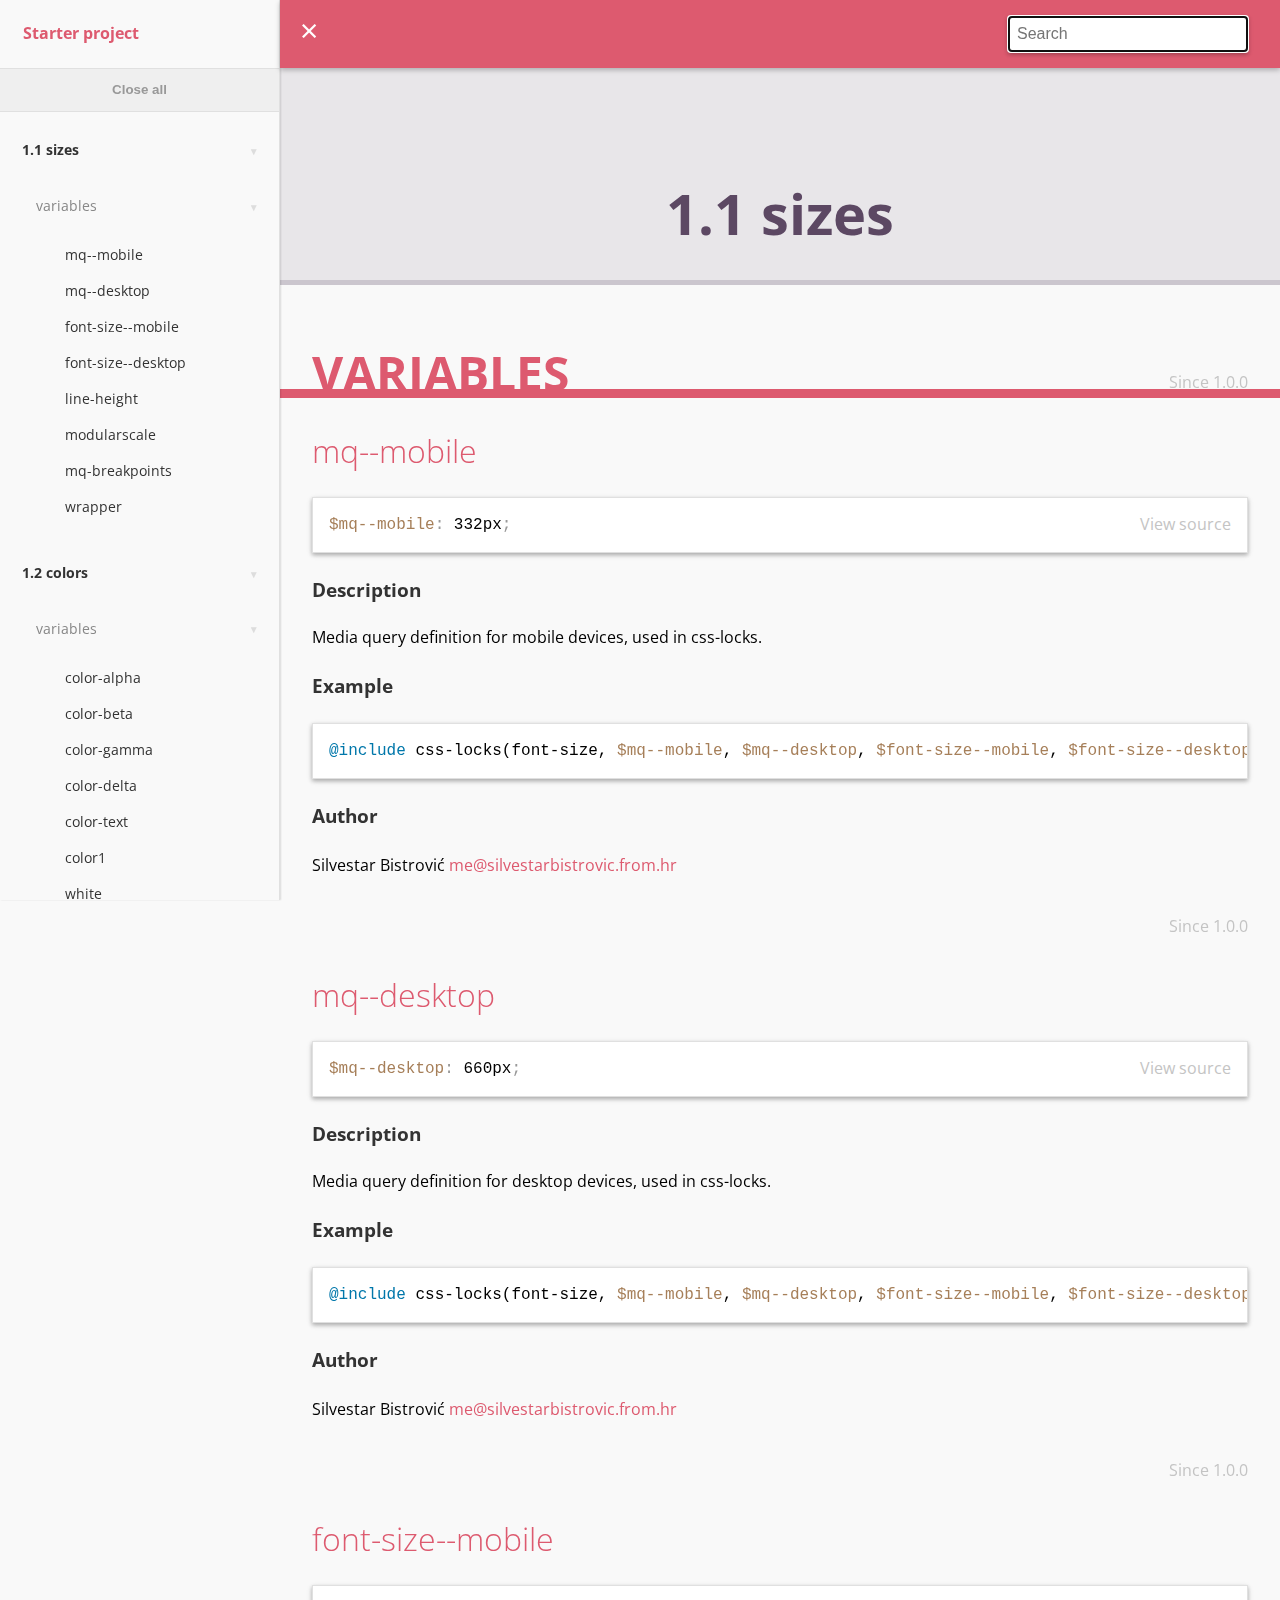
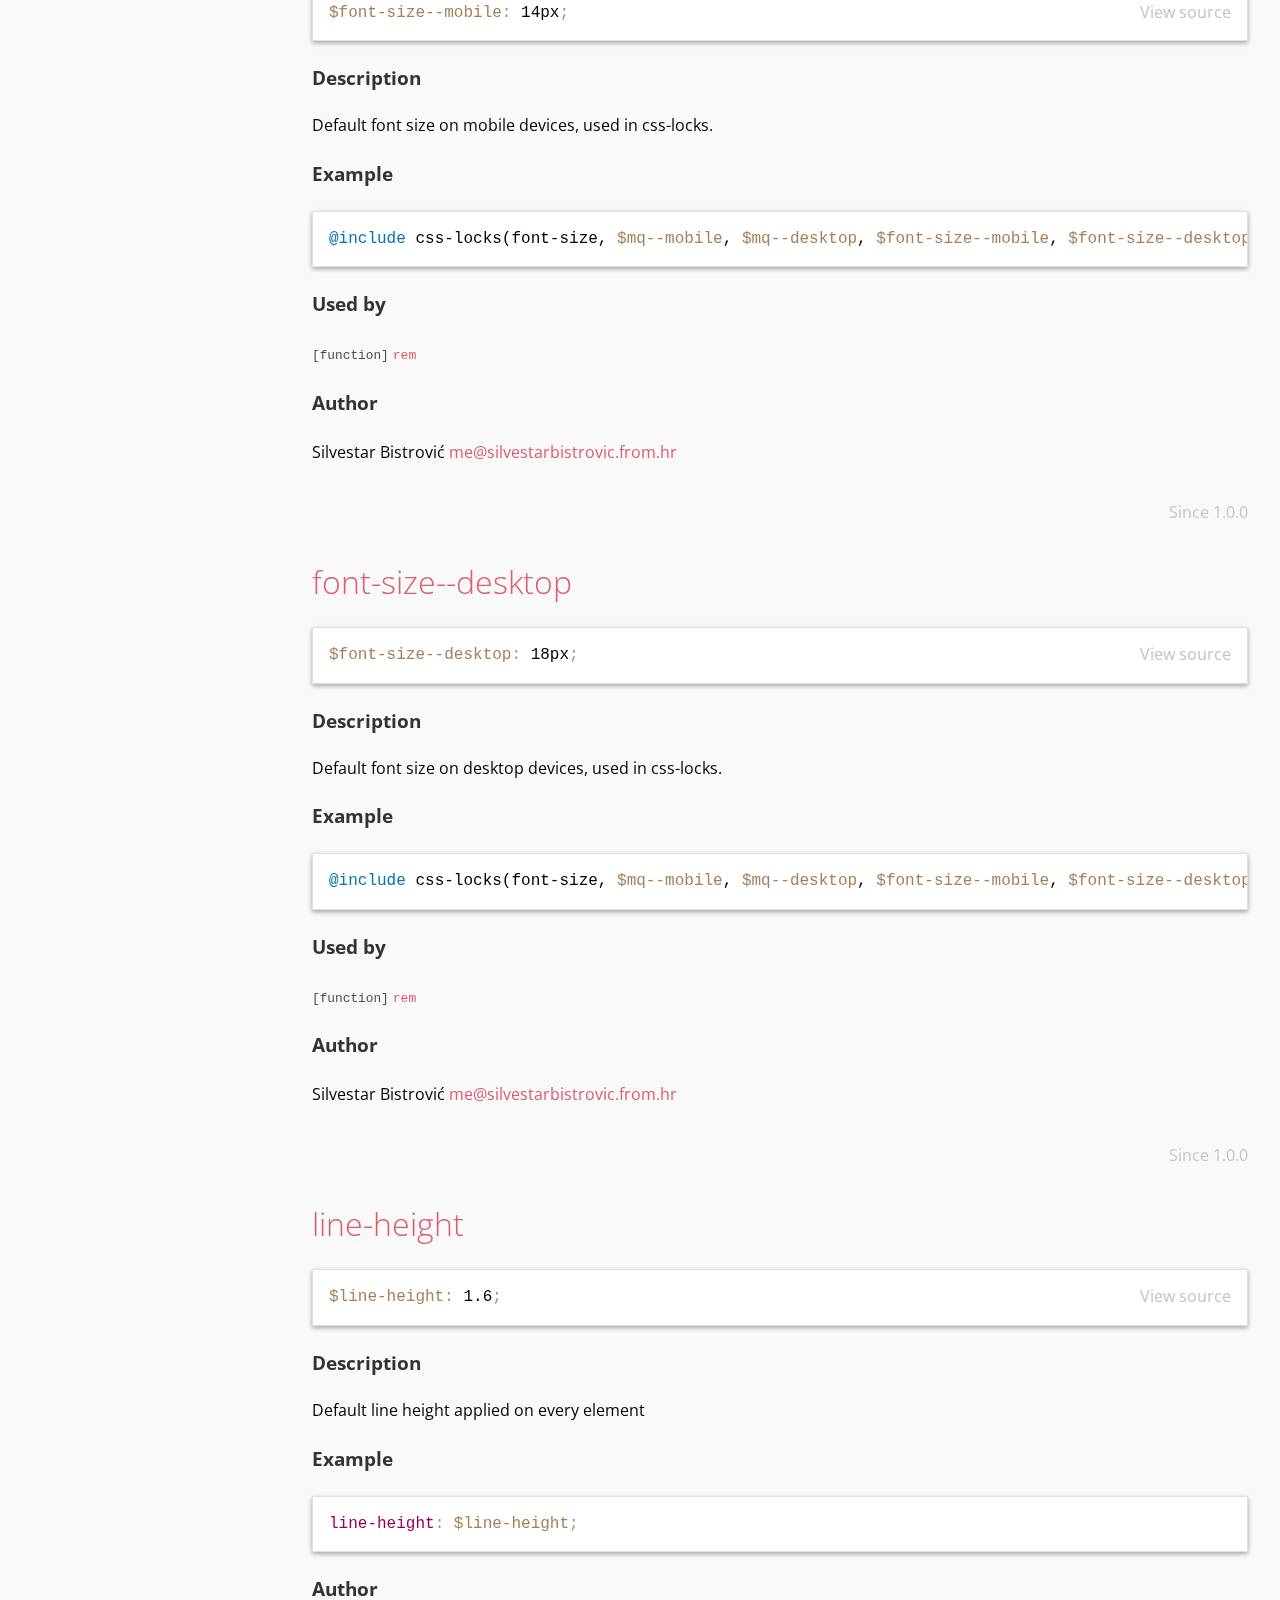
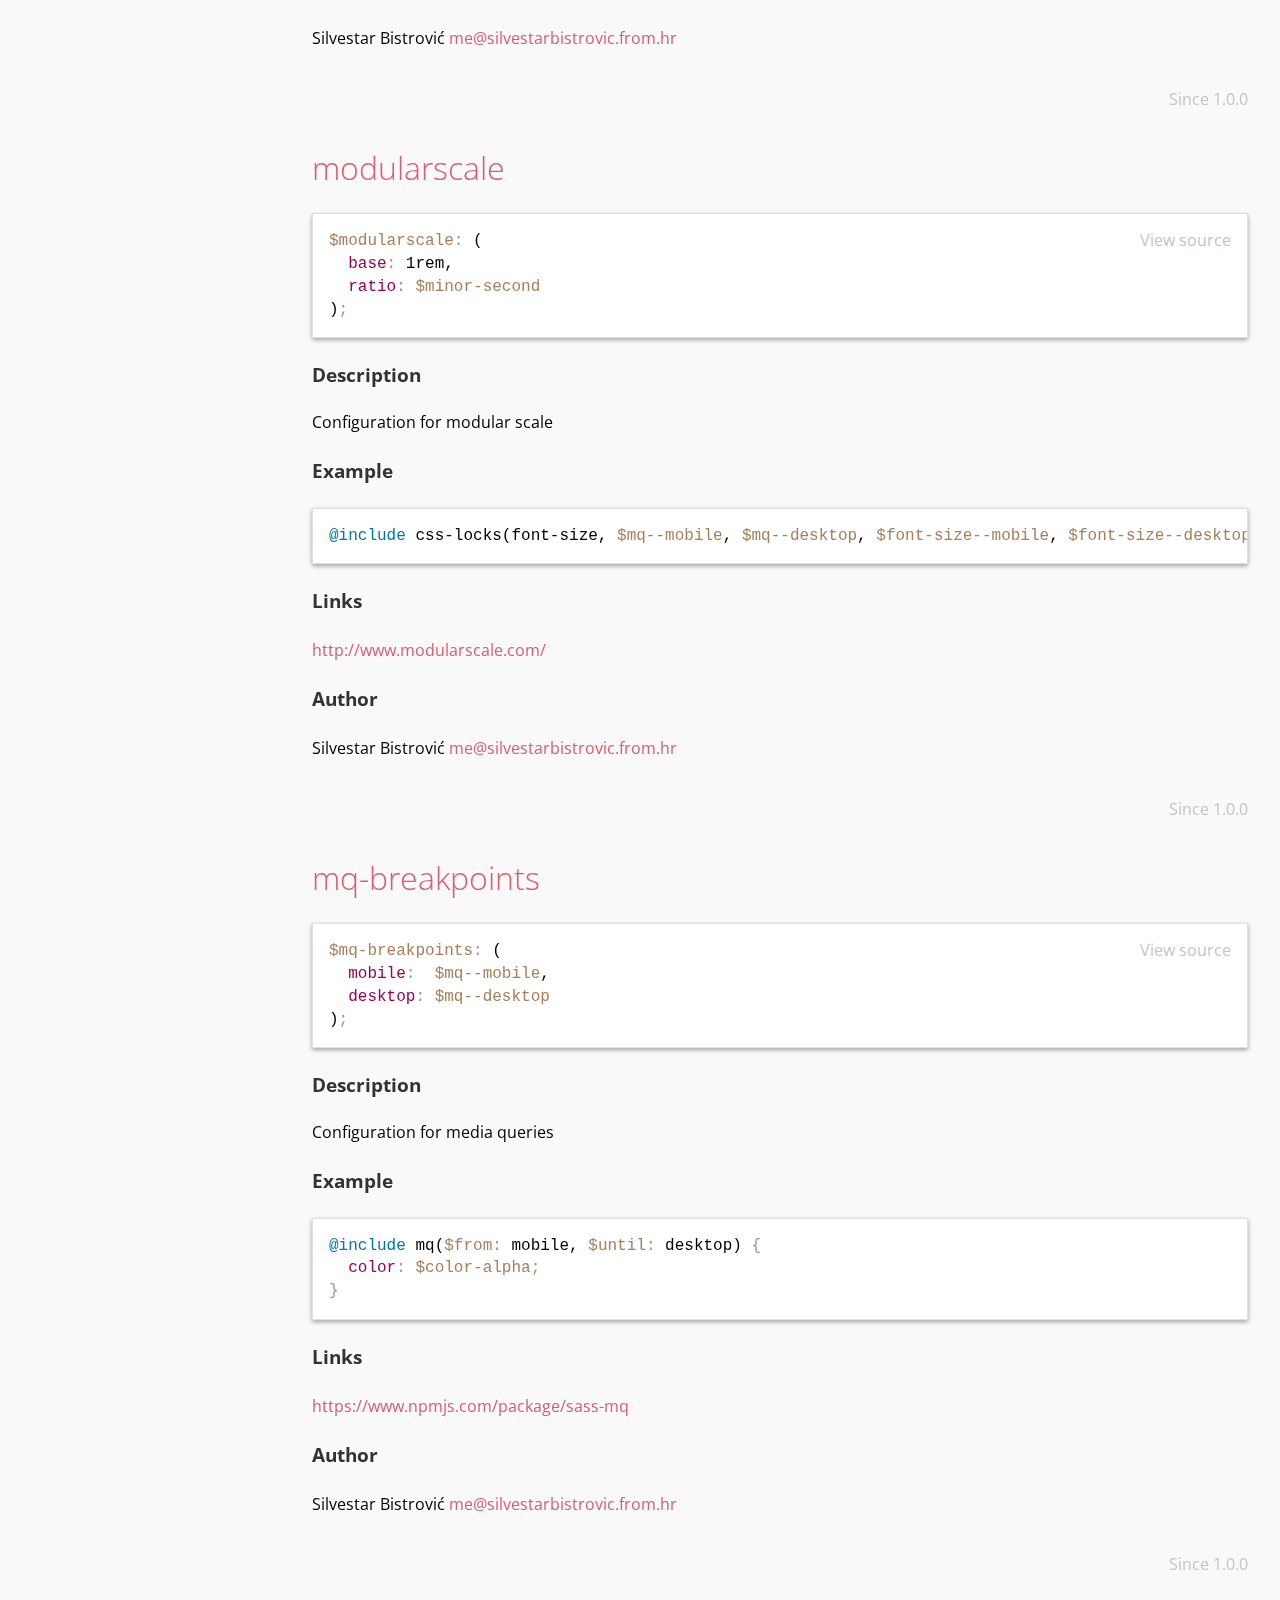
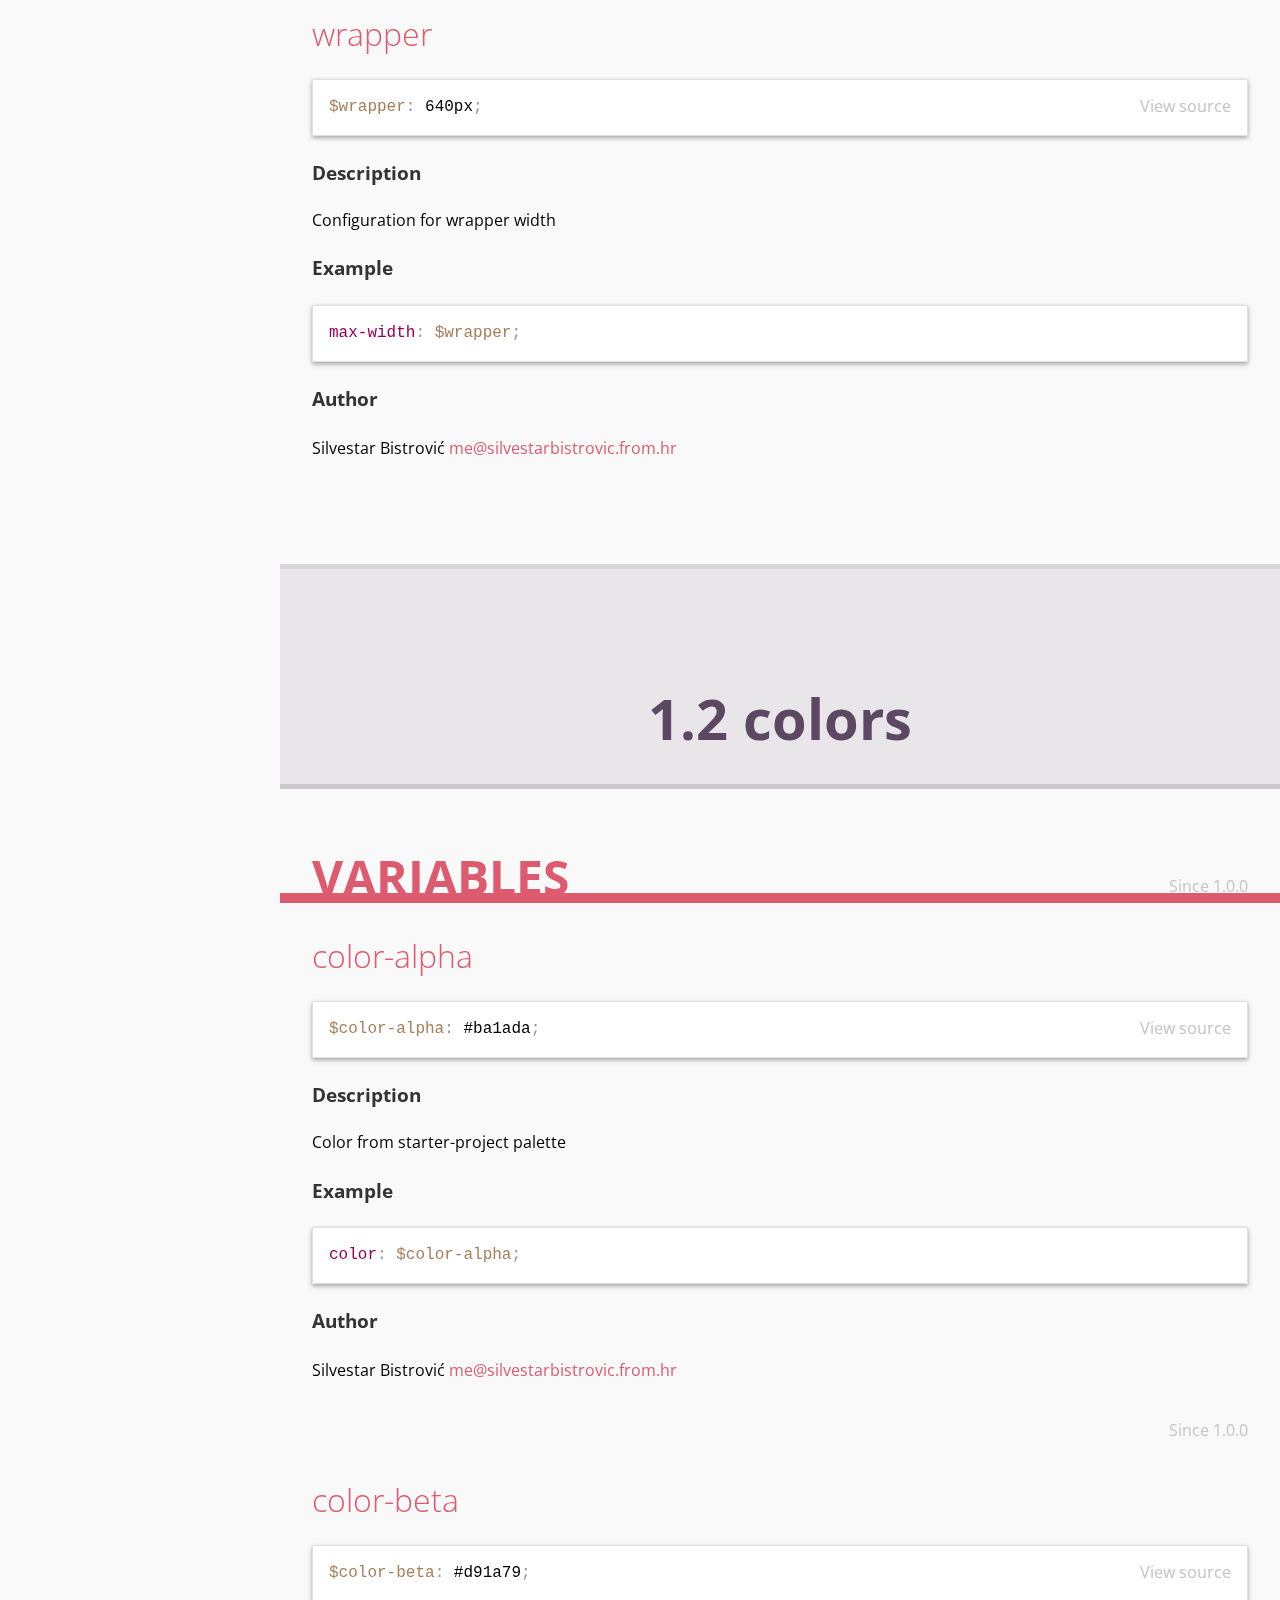
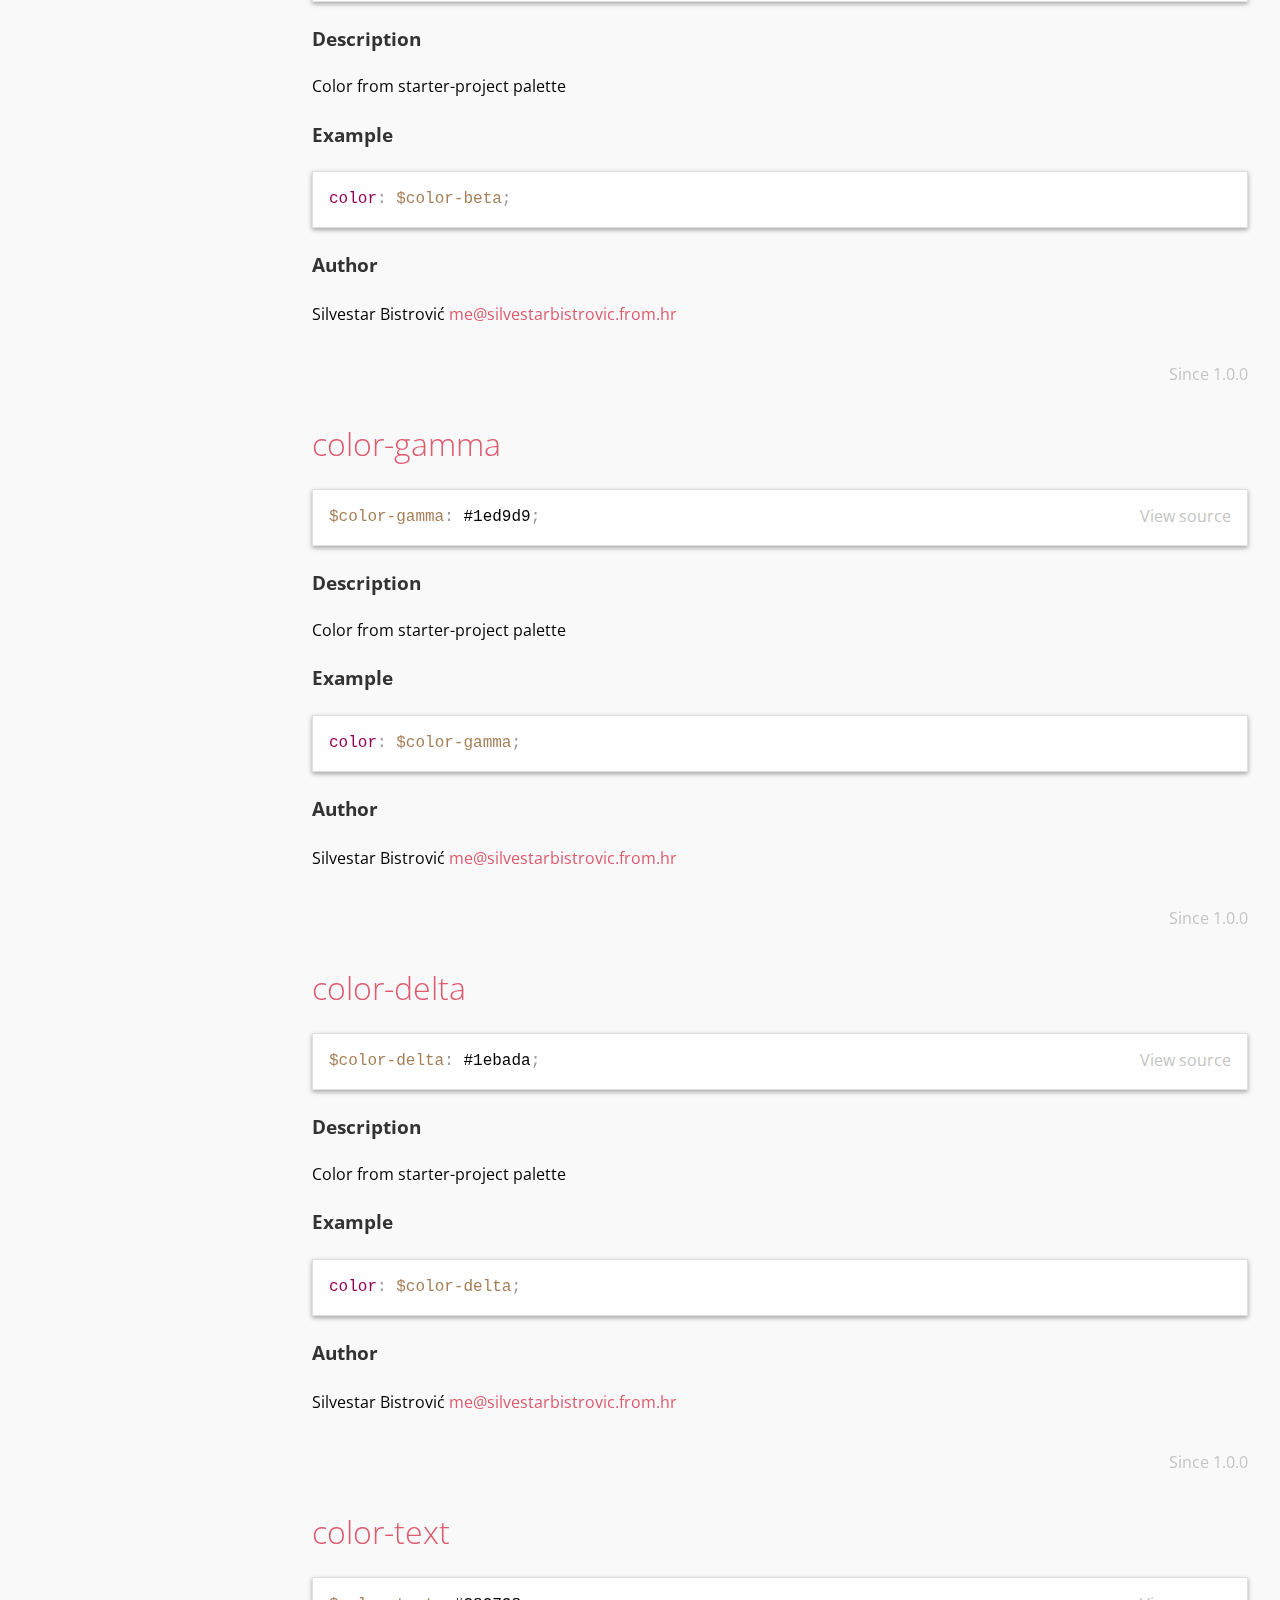
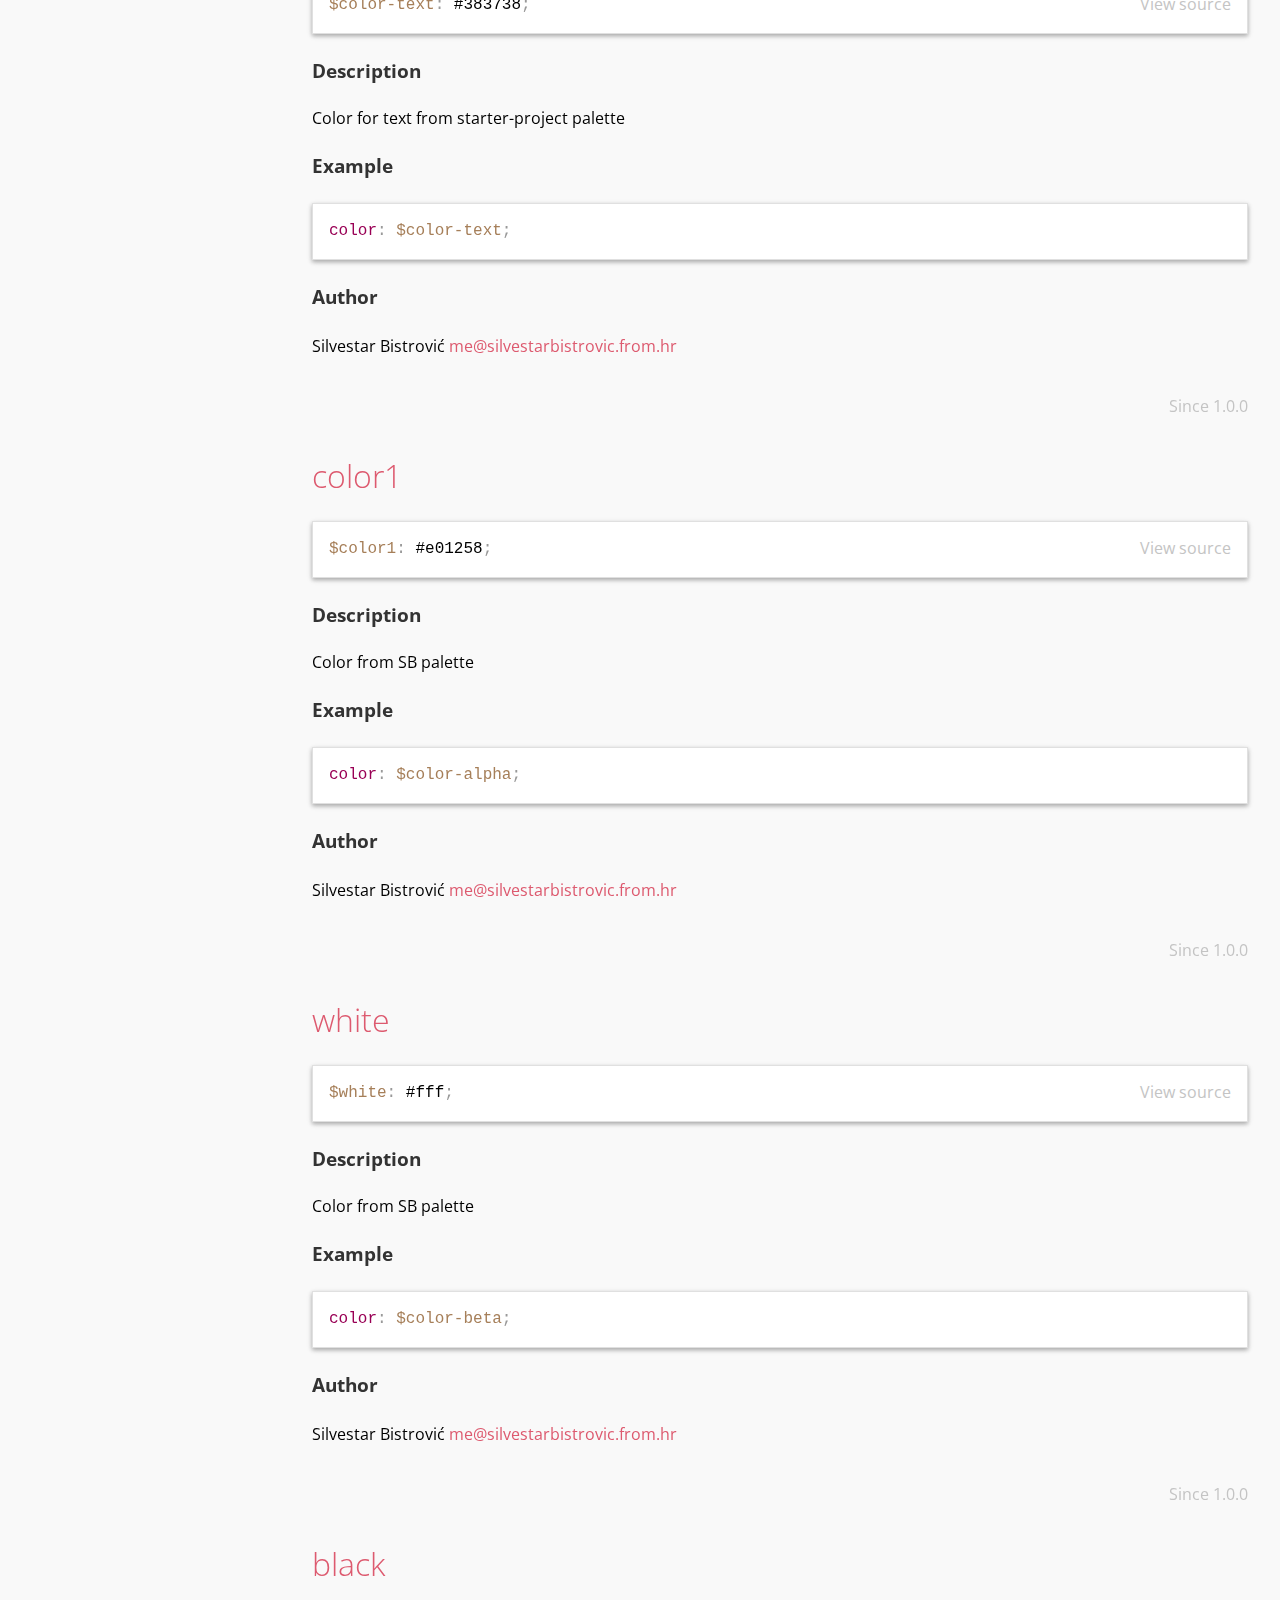
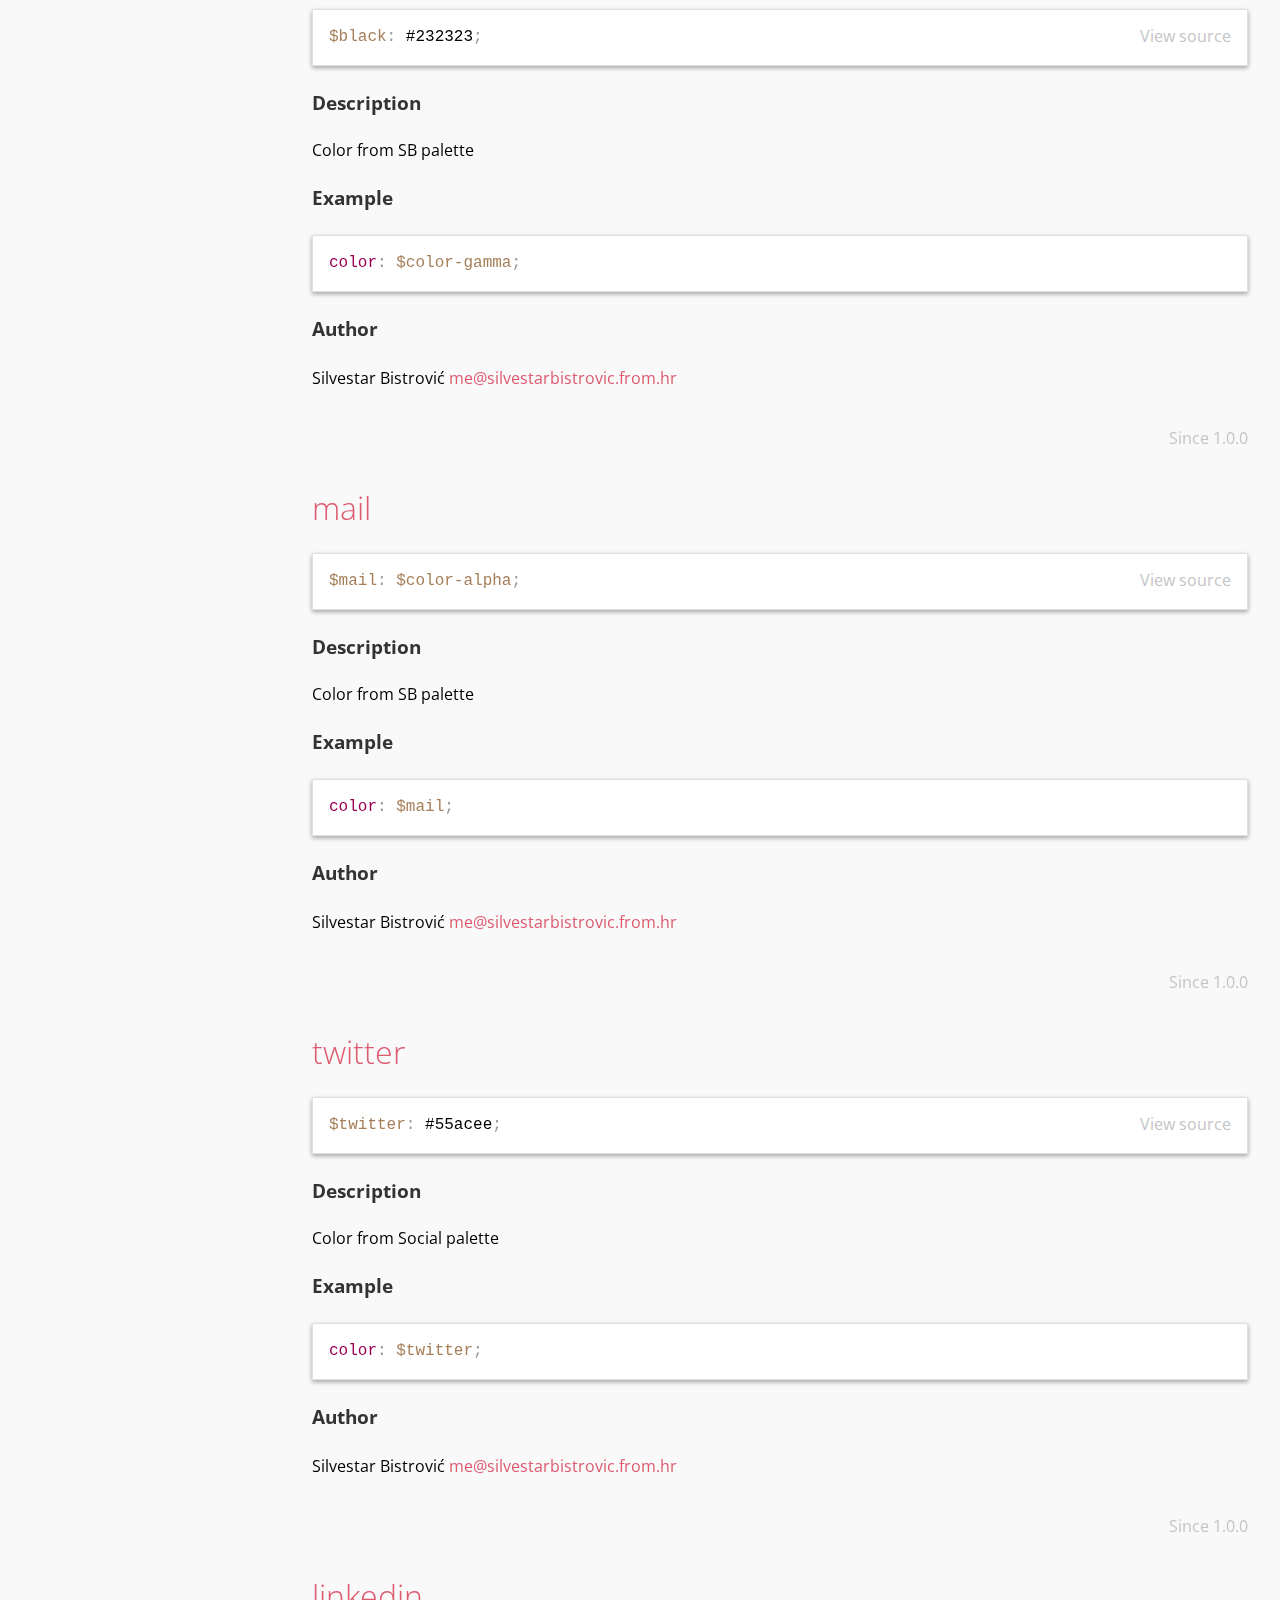
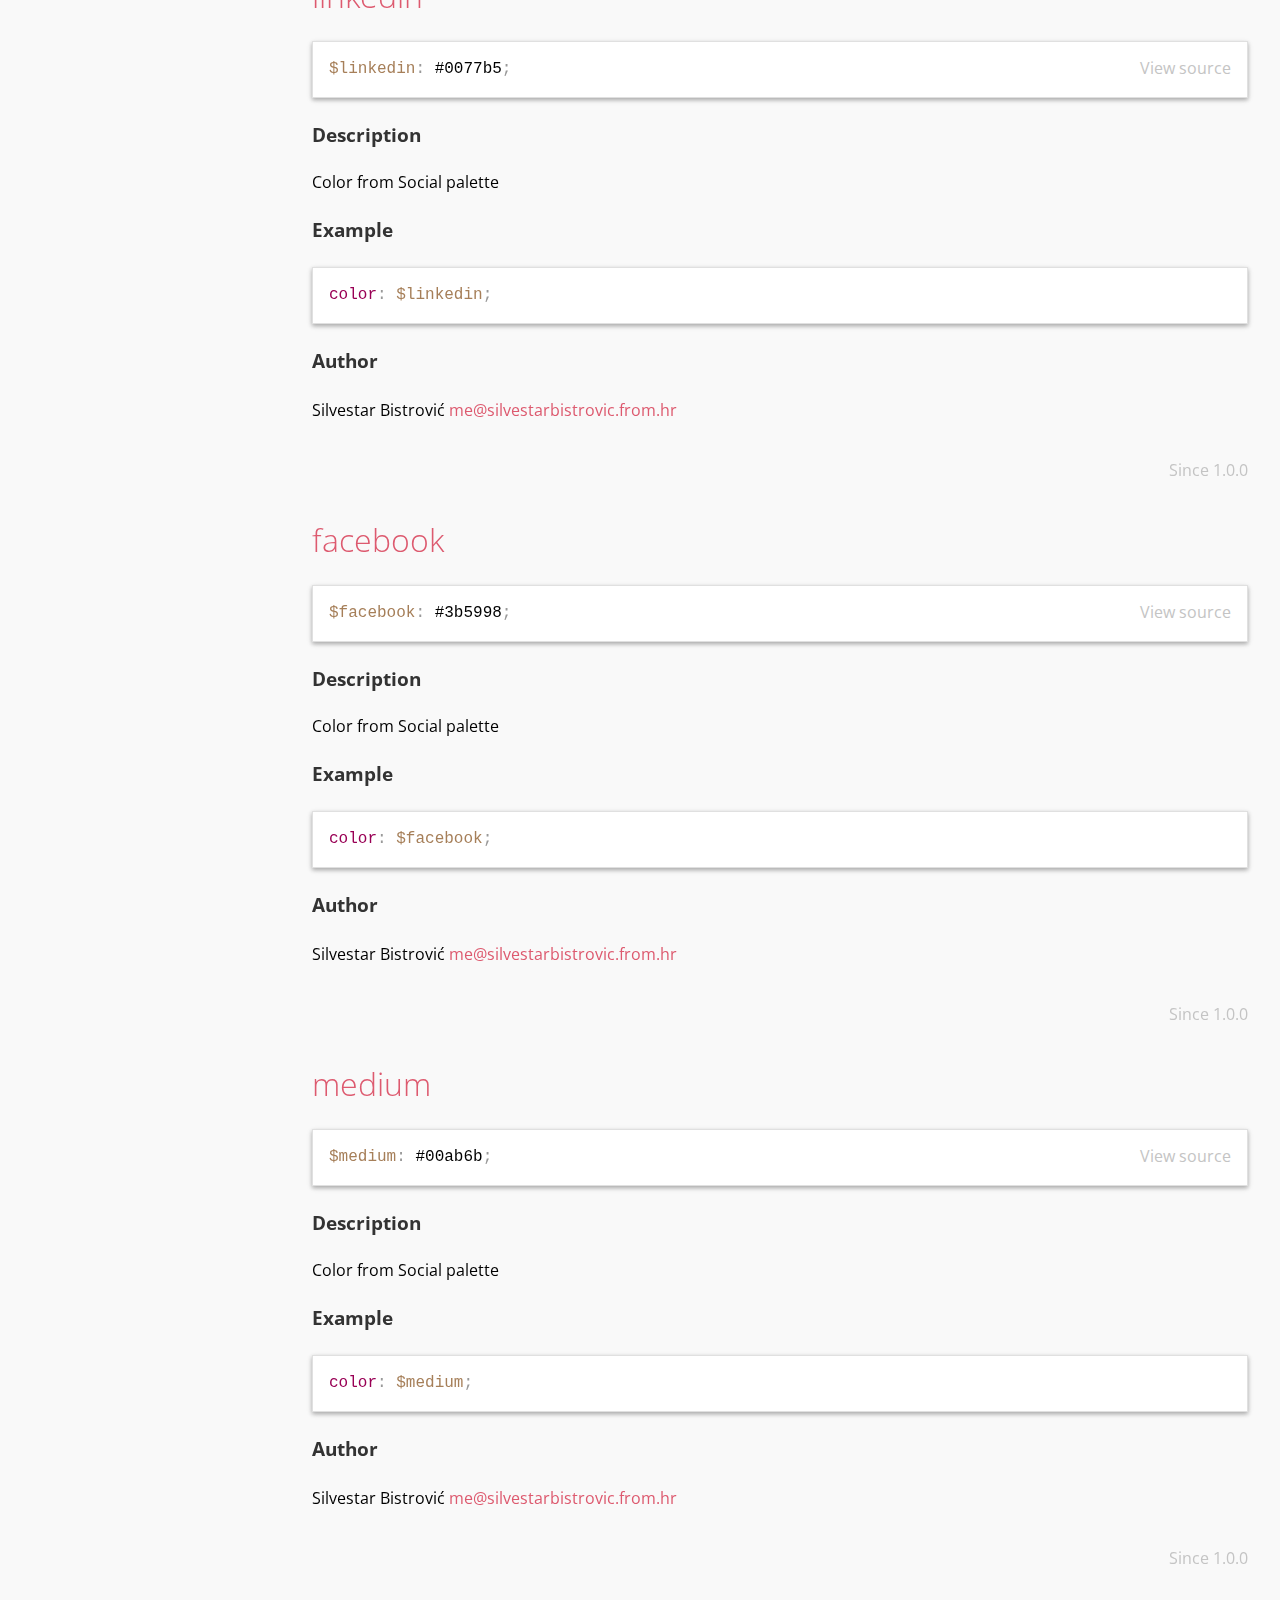
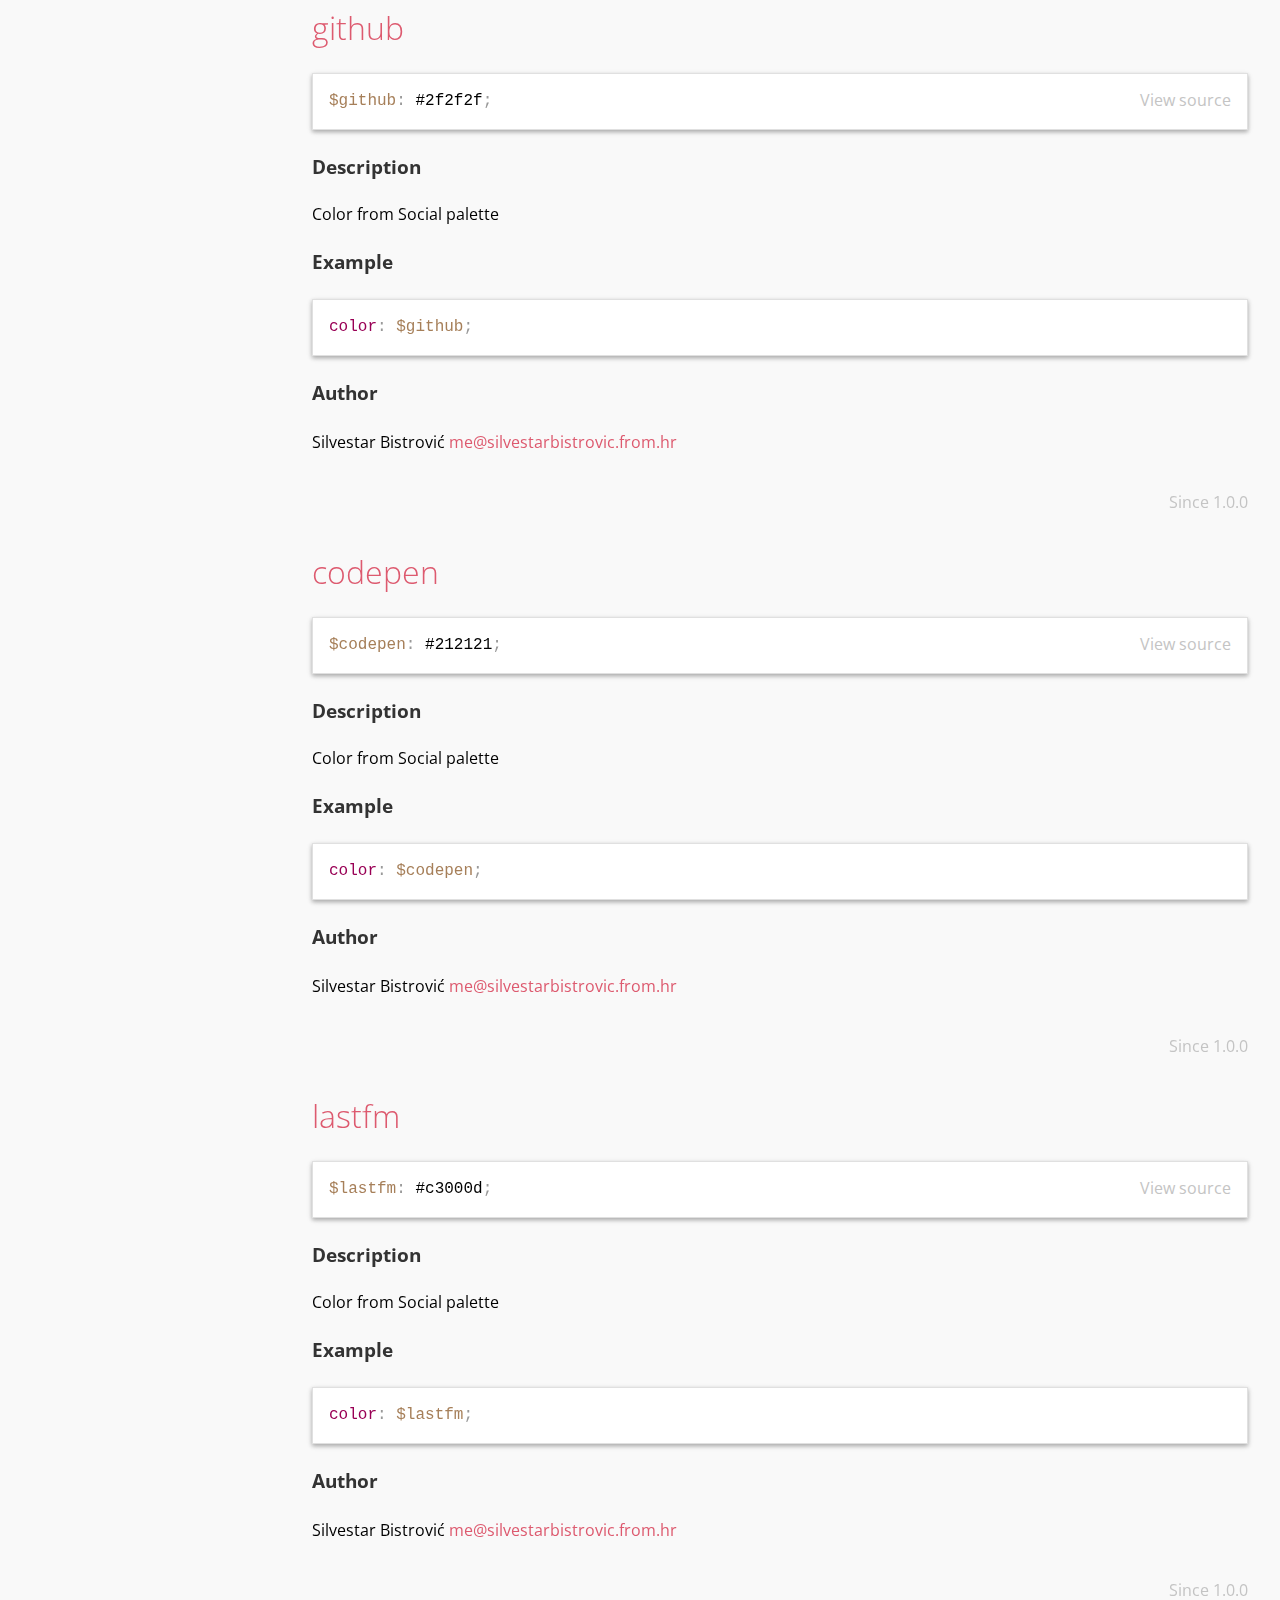
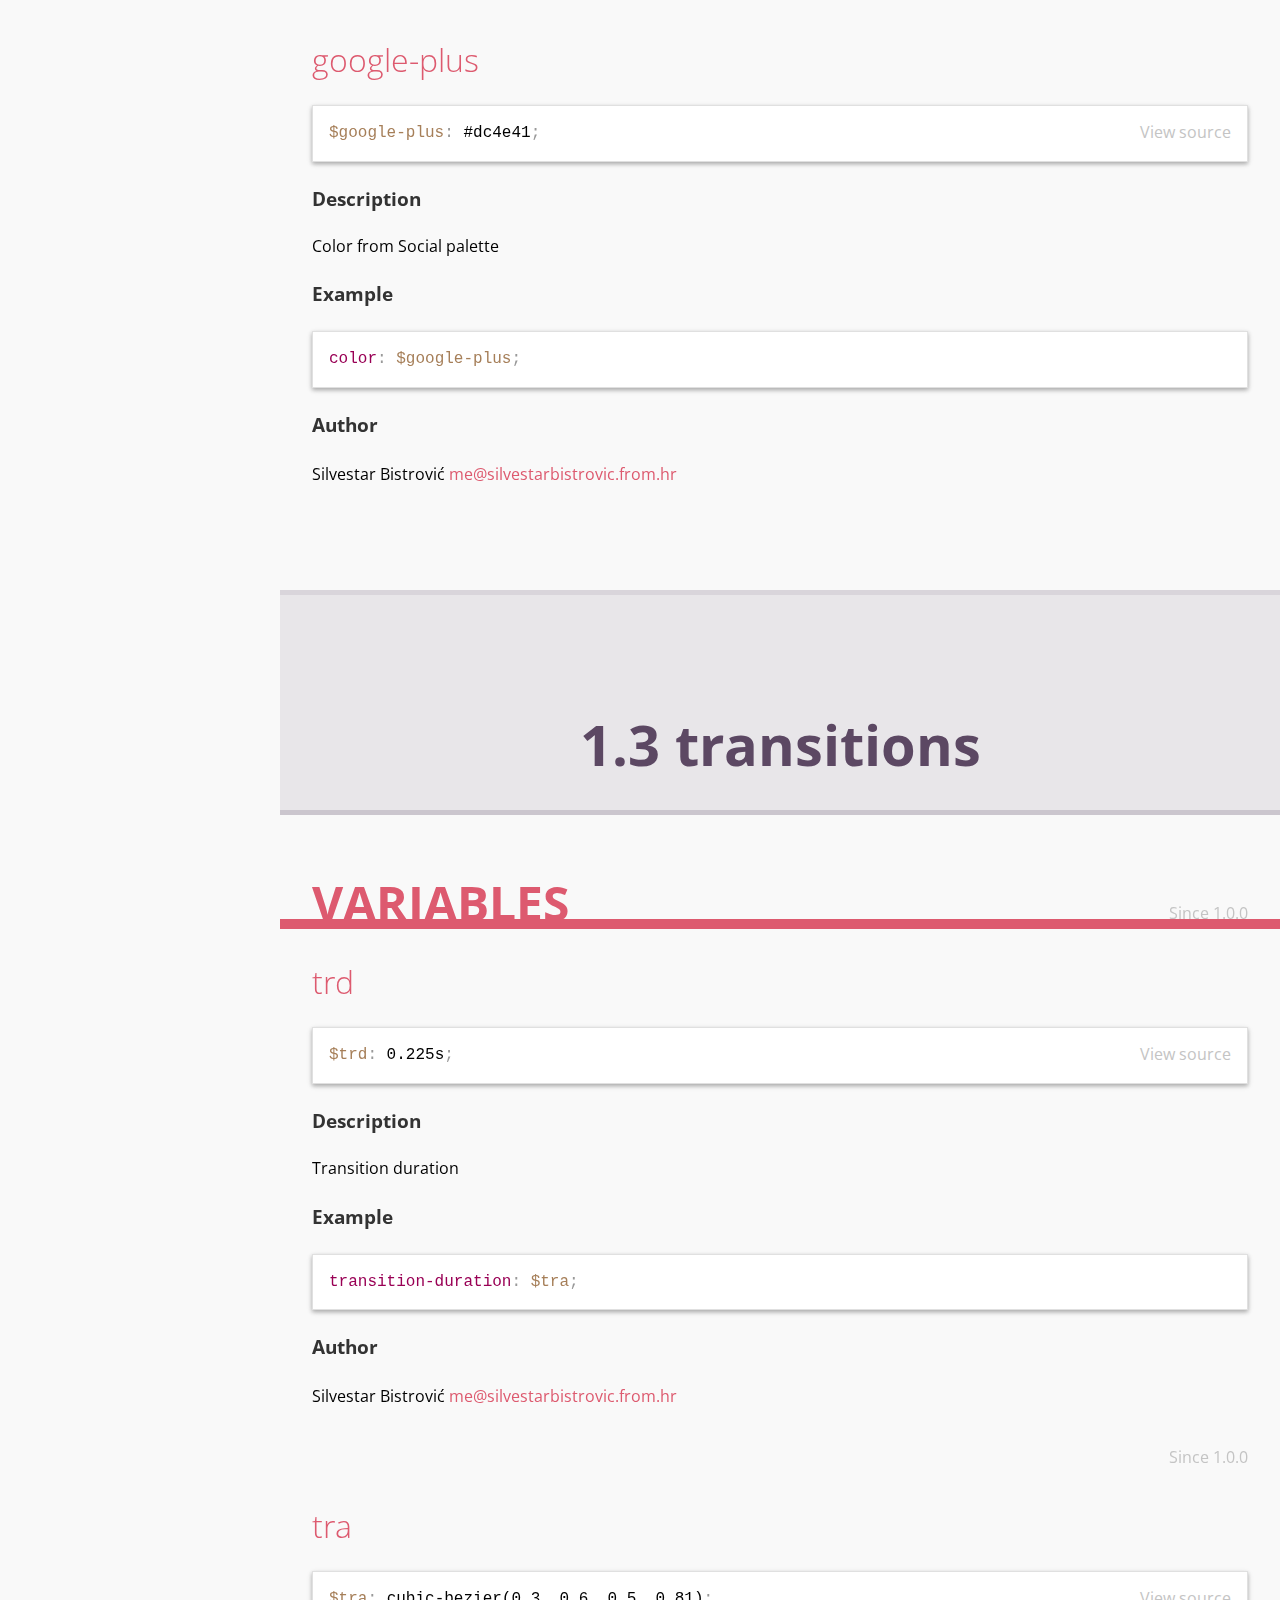
<file: docs/sass/index.html>
<!doctype html><html lang="en"><head><meta charset="utf-8"><title>Starter project</title><link rel="stylesheet" href="assets/css/main.css"><link href="https://fonts.googleapis.com/css?family=Open+Sans:400,500,700" rel="stylesheet" type="text/css"><meta name="viewport" content="width=device-width"><meta content="IE=edge, chrome=1" http-equiv="X-UA-Compatible"><!-- Open Graph tags --><meta property="og:title" content="Starter project - SassDoc"><meta property="og:type" content="website"><meta property="og:description" content="<p>A set of gulp tasks that helps you develop high performant websites using latest best practices.</p>
"><!-- Thanks to Sass-lang.com for the icons --><link href="assets/images/favicon.png" rel="shortcut icon"></head><body><aside class="sidebar" role="nav"><div class="sidebar__header"><h1 class="sidebar__title"><a href="https://github.com/maliMirkec/starter-project">Starter project</a></h1></div><div class="sidebar__body"><button type="button" class="btn-toggle js-btn-toggle" data-alt="Open all">Close all</button><p class="sidebar__item sidebar__item--heading" data-slug="1.1 sizes"><a href="#1.1 sizes">1.1 sizes</a></p><div><p class="sidebar__item sidebar__item--sub-heading" data-slug="1.1 sizes-variable"><a href="#1.1 sizes-variable">variables</a></p><ul class="list-unstyled"><li class="sidebar__item sassdoc__item" data-group="1.1 sizes" data-name="mq--mobile" data-type="variable"><a href="#1.1 sizes-variable-mq--mobile">mq--mobile</a></li><li class="sidebar__item sassdoc__item" data-group="1.1 sizes" data-name="mq--desktop" data-type="variable"><a href="#1.1 sizes-variable-mq--desktop">mq--desktop</a></li><li class="sidebar__item sassdoc__item" data-group="1.1 sizes" data-name="font-size--mobile" data-type="variable"><a href="#1.1 sizes-variable-font-size--mobile">font-size--mobile</a></li><li class="sidebar__item sassdoc__item" data-group="1.1 sizes" data-name="font-size--desktop" data-type="variable"><a href="#1.1 sizes-variable-font-size--desktop">font-size--desktop</a></li><li class="sidebar__item sassdoc__item" data-group="1.1 sizes" data-name="line-height" data-type="variable"><a href="#1.1 sizes-variable-line-height">line-height</a></li><li class="sidebar__item sassdoc__item" data-group="1.1 sizes" data-name="modularscale" data-type="variable"><a href="#1.1 sizes-variable-modularscale">modularscale</a></li><li class="sidebar__item sassdoc__item" data-group="1.1 sizes" data-name="mq-breakpoints" data-type="variable"><a href="#1.1 sizes-variable-mq-breakpoints">mq-breakpoints</a></li><li class="sidebar__item sassdoc__item" data-group="1.1 sizes" data-name="wrapper" data-type="variable"><a href="#1.1 sizes-variable-wrapper">wrapper</a></li></ul></div><p class="sidebar__item sidebar__item--heading" data-slug="1.2 colors"><a href="#1.2 colors">1.2 colors</a></p><div><p class="sidebar__item sidebar__item--sub-heading" data-slug="1.2 colors-variable"><a href="#1.2 colors-variable">variables</a></p><ul class="list-unstyled"><li class="sidebar__item sassdoc__item" data-group="1.2 colors" data-name="color-alpha" data-type="variable"><a href="#1.2 colors-variable-color-alpha">color-alpha</a></li><li class="sidebar__item sassdoc__item" data-group="1.2 colors" data-name="color-beta" data-type="variable"><a href="#1.2 colors-variable-color-beta">color-beta</a></li><li class="sidebar__item sassdoc__item" data-group="1.2 colors" data-name="color-gamma" data-type="variable"><a href="#1.2 colors-variable-color-gamma">color-gamma</a></li><li class="sidebar__item sassdoc__item" data-group="1.2 colors" data-name="color-delta" data-type="variable"><a href="#1.2 colors-variable-color-delta">color-delta</a></li><li class="sidebar__item sassdoc__item" data-group="1.2 colors" data-name="color-text" data-type="variable"><a href="#1.2 colors-variable-color-text">color-text</a></li><li class="sidebar__item sassdoc__item" data-group="1.2 colors" data-name="color1" data-type="variable"><a href="#1.2 colors-variable-color1">color1</a></li><li class="sidebar__item sassdoc__item" data-group="1.2 colors" data-name="white" data-type="variable"><a href="#1.2 colors-variable-white">white</a></li><li class="sidebar__item sassdoc__item" data-group="1.2 colors" data-name="black" data-type="variable"><a href="#1.2 colors-variable-black">black</a></li><li class="sidebar__item sassdoc__item" data-group="1.2 colors" data-name="mail" data-type="variable"><a href="#1.2 colors-variable-mail">mail</a></li><li class="sidebar__item sassdoc__item" data-group="1.2 colors" data-name="twitter" data-type="variable"><a href="#1.2 colors-variable-twitter">twitter</a></li><li class="sidebar__item sassdoc__item" data-group="1.2 colors" data-name="linkedin" data-type="variable"><a href="#1.2 colors-variable-linkedin">linkedin</a></li><li class="sidebar__item sassdoc__item" data-group="1.2 colors" data-name="facebook" data-type="variable"><a href="#1.2 colors-variable-facebook">facebook</a></li><li class="sidebar__item sassdoc__item" data-group="1.2 colors" data-name="medium" data-type="variable"><a href="#1.2 colors-variable-medium">medium</a></li><li class="sidebar__item sassdoc__item" data-group="1.2 colors" data-name="github" data-type="variable"><a href="#1.2 colors-variable-github">github</a></li><li class="sidebar__item sassdoc__item" data-group="1.2 colors" data-name="codepen" data-type="variable"><a href="#1.2 colors-variable-codepen">codepen</a></li><li class="sidebar__item sassdoc__item" data-group="1.2 colors" data-name="lastfm" data-type="variable"><a href="#1.2 colors-variable-lastfm">lastfm</a></li><li class="sidebar__item sassdoc__item" data-group="1.2 colors" data-name="google-plus" data-type="variable"><a href="#1.2 colors-variable-google-plus">google-plus</a></li></ul></div><p class="sidebar__item sidebar__item--heading" data-slug="1.3 transitions"><a href="#1.3 transitions">1.3 transitions</a></p><div><p class="sidebar__item sidebar__item--sub-heading" data-slug="1.3 transitions-variable"><a href="#1.3 transitions-variable">variables</a></p><ul class="list-unstyled"><li class="sidebar__item sassdoc__item" data-group="1.3 transitions" data-name="trd" data-type="variable"><a href="#1.3 transitions-variable-trd">trd</a></li><li class="sidebar__item sassdoc__item" data-group="1.3 transitions" data-name="tra" data-type="variable"><a href="#1.3 transitions-variable-tra">tra</a></li><li class="sidebar__item sassdoc__item" data-group="1.3 transitions" data-name="font-alpha-subset" data-type="variable"><a href="#1.3 transitions-variable-font-alpha-subset">font-alpha-subset</a></li><li class="sidebar__item sassdoc__item" data-group="1.3 transitions" data-name="font-alpha" data-type="variable"><a href="#1.3 transitions-variable-font-alpha">font-alpha</a></li><li class="sidebar__item sassdoc__item" data-group="1.3 transitions" data-name="font-beta-subset" data-type="variable"><a href="#1.3 transitions-variable-font-beta-subset">font-beta-subset</a></li><li class="sidebar__item sassdoc__item" data-group="1.3 transitions" data-name="font-beta" data-type="variable"><a href="#1.3 transitions-variable-font-beta">font-beta</a></li><li class="sidebar__item sassdoc__item" data-group="1.3 transitions" data-name="font-gamma" data-type="variable"><a href="#1.3 transitions-variable-font-gamma">font-gamma</a></li></ul></div><p class="sidebar__item sidebar__item--heading" data-slug="2.1 locks"><a href="#2.1 locks">2.1 locks</a></p><div><p class="sidebar__item sidebar__item--sub-heading" data-slug="2.1 locks-function"><a href="#2.1 locks-function">functions</a></p><ul class="list-unstyled"><li class="sidebar__item sassdoc__item" data-group="2.1 locks" data-name="strip-unit" data-type="function"><a href="#2.1 locks-function-strip-unit">strip-unit</a></li></ul><p class="sidebar__item sidebar__item--sub-heading" data-slug="2.1 locks-mixin"><a href="#2.1 locks-mixin">mixins</a></p><ul class="list-unstyled"><li class="sidebar__item sassdoc__item" data-group="2.1 locks" data-name="css-locks" data-type="mixin"><a href="#2.1 locks-mixin-css-locks">css-locks</a></li></ul></div><p class="sidebar__item sidebar__item--heading" data-slug="3.1 helpers"><a href="#3.1 helpers">3.1 helpers</a></p><div><p class="sidebar__item sidebar__item--sub-heading" data-slug="3.1 helpers-function"><a href="#3.1 helpers-function">functions</a></p><ul class="list-unstyled"><li class="sidebar__item sassdoc__item" data-group="3.1 helpers" data-name="rem" data-type="function"><a href="#3.1 helpers-function-rem">rem</a></li></ul></div></div></aside><article class="main" role="main"><header class="header" role="banner"><div class="container"><div class="sassdoc__searchbar searchbar"><label for="js-search-input" class="visually-hidden">Search</label><div class="searchbar__form" id="js-search"><input name="search" type="search" class="searchbar__field" autocomplete="off" autofocus id="js-search-input" placeholder="Search"><ul class="searchbar__suggestions" id="js-search-suggestions"></ul></div></div></div></header><section class="main__section"><h1 class="main__heading" id="1.1 sizes"><div class="container">1.1 sizes</div></h1><section class="main__sub-section" id="1.1 sizes-variable"><h2 class="main__heading--secondary"><div class="container">variables</div></h2><section class="main__item container item" id="1.1 sizes-variable-mq--mobile"><h3 class="item__heading"><a class="item__name" href="#variable-mq--mobile">mq--mobile</a></h3><span class="item__since">Since 1.0.0</span><div class="item__code-wrapper"><pre class="item__code language-scss"><code>$mq--mobile: 332px;</code></pre><a href="http://localhost:3000/docs/sass//components/_variables.scss#L8-L8" class="item__source-link" target="_blank">View source</a></div><h3 class="item__sub-heading">Description</h3><div class="item__description"><p>Media query definition for mobile devices, used in css-locks.</p></div><h3 class="item__sub-heading">Example</h3><div class="item__example example"><pre class="example__code language-scss"><code>@include css-locks(font-size, $mq--mobile, $mq--desktop, $font-size--mobile, $font-size--desktop);</code></pre></div><h3 class="item__sub-heading">Author</h3><ul class="list-unstyled"><li><p>Silvestar Bistrović <a href="&#109;&#x61;&#105;&#108;&#116;&#x6f;&#58;&#109;&#101;&#64;&#115;&#x69;&#x6c;&#x76;&#x65;&#x73;&#116;&#97;&#114;&#98;&#105;&#x73;&#116;&#x72;&#111;&#118;&#105;&#99;&#x2e;&#102;&#x72;&#111;&#x6d;&#x2e;&#104;&#x72;">&#109;&#101;&#64;&#115;&#x69;&#x6c;&#x76;&#x65;&#x73;&#116;&#97;&#114;&#98;&#105;&#x73;&#116;&#x72;&#111;&#118;&#105;&#99;&#x2e;&#102;&#x72;&#111;&#x6d;&#x2e;&#104;&#x72;</a></p></li></ul></section><section class="main__item container item" id="1.1 sizes-variable-mq--desktop"><h3 class="item__heading"><a class="item__name" href="#variable-mq--desktop">mq--desktop</a></h3><span class="item__since">Since 1.0.0</span><div class="item__code-wrapper"><pre class="item__code language-scss"><code>$mq--desktop: 660px;</code></pre><a href="http://localhost:3000/docs/sass//components/_variables.scss#L17-L17" class="item__source-link" target="_blank">View source</a></div><h3 class="item__sub-heading">Description</h3><div class="item__description"><p>Media query definition for desktop devices, used in css-locks.</p></div><h3 class="item__sub-heading">Example</h3><div class="item__example example"><pre class="example__code language-scss"><code>@include css-locks(font-size, $mq--mobile, $mq--desktop, $font-size--mobile, $font-size--desktop);</code></pre></div><h3 class="item__sub-heading">Author</h3><ul class="list-unstyled"><li><p>Silvestar Bistrović <a href="&#109;&#x61;&#x69;&#108;&#x74;&#111;&#58;&#x6d;&#101;&#x40;&#115;&#105;&#108;&#118;&#101;&#115;&#116;&#97;&#114;&#98;&#105;&#x73;&#116;&#x72;&#x6f;&#118;&#x69;&#x63;&#46;&#102;&#x72;&#x6f;&#x6d;&#46;&#104;&#x72;">&#x6d;&#101;&#x40;&#115;&#105;&#108;&#118;&#101;&#115;&#116;&#97;&#114;&#98;&#105;&#x73;&#116;&#x72;&#x6f;&#118;&#x69;&#x63;&#46;&#102;&#x72;&#x6f;&#x6d;&#46;&#104;&#x72;</a></p></li></ul></section><section class="main__item container item" id="1.1 sizes-variable-font-size--mobile"><h3 class="item__heading"><a class="item__name" href="#variable-font-size--mobile">font-size--mobile</a></h3><span class="item__since">Since 1.0.0</span><div class="item__code-wrapper"><pre class="item__code language-scss"><code>$font-size--mobile: 14px;</code></pre><a href="http://localhost:3000/docs/sass//components/_variables.scss#L26-L26" class="item__source-link" target="_blank">View source</a></div><h3 class="item__sub-heading">Description</h3><div class="item__description"><p>Default font size on mobile devices, used in css-locks.</p></div><h3 class="item__sub-heading">Example</h3><div class="item__example example"><pre class="example__code language-scss"><code>@include css-locks(font-size, $mq--mobile, $mq--desktop, $font-size--mobile, $font-size--desktop);</code></pre></div><h3 class="item__sub-heading">Used by</h3><ul class="list-unstyled"><li><span class="item__cross-type">[function]</span> <a href="#3.1 helpers-function-rem"><code>rem</code></a></li></ul><h3 class="item__sub-heading">Author</h3><ul class="list-unstyled"><li><p>Silvestar Bistrović <a href="&#109;&#97;&#105;&#x6c;&#x74;&#x6f;&#58;&#x6d;&#x65;&#x40;&#x73;&#105;&#x6c;&#118;&#x65;&#x73;&#x74;&#97;&#x72;&#98;&#105;&#x73;&#116;&#x72;&#111;&#118;&#x69;&#x63;&#46;&#102;&#114;&#x6f;&#x6d;&#x2e;&#x68;&#x72;">&#x6d;&#x65;&#x40;&#x73;&#105;&#x6c;&#118;&#x65;&#x73;&#x74;&#97;&#x72;&#98;&#105;&#x73;&#116;&#x72;&#111;&#118;&#x69;&#x63;&#46;&#102;&#114;&#x6f;&#x6d;&#x2e;&#x68;&#x72;</a></p></li></ul></section><section class="main__item container item" id="1.1 sizes-variable-font-size--desktop"><h3 class="item__heading"><a class="item__name" href="#variable-font-size--desktop">font-size--desktop</a></h3><span class="item__since">Since 1.0.0</span><div class="item__code-wrapper"><pre class="item__code language-scss"><code>$font-size--desktop: 18px;</code></pre><a href="http://localhost:3000/docs/sass//components/_variables.scss#L35-L35" class="item__source-link" target="_blank">View source</a></div><h3 class="item__sub-heading">Description</h3><div class="item__description"><p>Default font size on desktop devices, used in css-locks.</p></div><h3 class="item__sub-heading">Example</h3><div class="item__example example"><pre class="example__code language-scss"><code>@include css-locks(font-size, $mq--mobile, $mq--desktop, $font-size--mobile, $font-size--desktop);</code></pre></div><h3 class="item__sub-heading">Used by</h3><ul class="list-unstyled"><li><span class="item__cross-type">[function]</span> <a href="#3.1 helpers-function-rem"><code>rem</code></a></li></ul><h3 class="item__sub-heading">Author</h3><ul class="list-unstyled"><li><p>Silvestar Bistrović <a href="&#109;&#x61;&#105;&#x6c;&#x74;&#x6f;&#58;&#109;&#x65;&#x40;&#115;&#x69;&#108;&#118;&#x65;&#115;&#x74;&#97;&#114;&#98;&#105;&#115;&#116;&#114;&#x6f;&#x76;&#105;&#99;&#x2e;&#x66;&#114;&#111;&#109;&#x2e;&#x68;&#114;">&#109;&#x65;&#x40;&#115;&#x69;&#108;&#118;&#x65;&#115;&#x74;&#97;&#114;&#98;&#105;&#115;&#116;&#114;&#x6f;&#x76;&#105;&#99;&#x2e;&#x66;&#114;&#111;&#109;&#x2e;&#x68;&#114;</a></p></li></ul></section><section class="main__item container item" id="1.1 sizes-variable-line-height"><h3 class="item__heading"><a class="item__name" href="#variable-line-height">line-height</a></h3><span class="item__since">Since 1.0.0</span><div class="item__code-wrapper"><pre class="item__code language-scss"><code>$line-height: 1.6;</code></pre><a href="http://localhost:3000/docs/sass//components/_variables.scss#L44-L44" class="item__source-link" target="_blank">View source</a></div><h3 class="item__sub-heading">Description</h3><div class="item__description"><p>Default line height applied on every element</p></div><h3 class="item__sub-heading">Example</h3><div class="item__example example"><pre class="example__code language-scss"><code>line-height: $line-height;</code></pre></div><h3 class="item__sub-heading">Author</h3><ul class="list-unstyled"><li><p>Silvestar Bistrović <a href="&#x6d;&#x61;&#105;&#108;&#x74;&#111;&#58;&#109;&#x65;&#x40;&#115;&#105;&#x6c;&#x76;&#101;&#115;&#x74;&#97;&#x72;&#x62;&#105;&#x73;&#x74;&#x72;&#111;&#x76;&#105;&#99;&#46;&#x66;&#x72;&#x6f;&#109;&#x2e;&#x68;&#114;">&#109;&#x65;&#x40;&#115;&#105;&#x6c;&#x76;&#101;&#115;&#x74;&#97;&#x72;&#x62;&#105;&#x73;&#x74;&#x72;&#111;&#x76;&#105;&#99;&#46;&#x66;&#x72;&#x6f;&#109;&#x2e;&#x68;&#114;</a></p></li></ul></section><section class="main__item container item" id="1.1 sizes-variable-modularscale"><h3 class="item__heading"><a class="item__name" href="#variable-modularscale">modularscale</a></h3><span class="item__since">Since 1.0.0</span><div class="item__code-wrapper"><pre class="item__code language-scss"><code>$modularscale: (
  base: 1rem,
  ratio: $minor-second
);</code></pre><a href="http://localhost:3000/docs/sass//components/_variables.scss#L54-L57" class="item__source-link" target="_blank">View source</a></div><h3 class="item__sub-heading">Description</h3><div class="item__description"><p>Configuration for modular scale</p></div><h3 class="item__sub-heading">Example</h3><div class="item__example example"><pre class="example__code language-scss"><code>@include css-locks(font-size, $mq--mobile, $mq--desktop, $font-size--mobile, $font-size--desktop);</code></pre></div><h3 class="item__sub-heading">Links</h3><ul class="list-unstyled"><li><a href="http://www.modularscale.com/">http://www.modularscale.com/</a></li></ul><h3 class="item__sub-heading">Author</h3><ul class="list-unstyled"><li><p>Silvestar Bistrović <a href="&#x6d;&#x61;&#x69;&#x6c;&#116;&#x6f;&#58;&#x6d;&#101;&#x40;&#x73;&#x69;&#x6c;&#118;&#101;&#115;&#x74;&#x61;&#114;&#98;&#x69;&#x73;&#x74;&#114;&#x6f;&#118;&#105;&#99;&#x2e;&#x66;&#114;&#111;&#x6d;&#x2e;&#x68;&#114;">&#x6d;&#101;&#x40;&#x73;&#x69;&#x6c;&#118;&#101;&#115;&#x74;&#x61;&#114;&#98;&#x69;&#x73;&#x74;&#114;&#x6f;&#118;&#105;&#99;&#x2e;&#x66;&#114;&#111;&#x6d;&#x2e;&#x68;&#114;</a></p></li></ul></section><section class="main__item container item" id="1.1 sizes-variable-mq-breakpoints"><h3 class="item__heading"><a class="item__name" href="#variable-mq-breakpoints">mq-breakpoints</a></h3><span class="item__since">Since 1.0.0</span><div class="item__code-wrapper"><pre class="item__code language-scss"><code>$mq-breakpoints: (
  mobile:  $mq--mobile,
  desktop: $mq--desktop
);</code></pre><a href="http://localhost:3000/docs/sass//components/_variables.scss#L70-L73" class="item__source-link" target="_blank">View source</a></div><h3 class="item__sub-heading">Description</h3><div class="item__description"><p>Configuration for media queries</p></div><h3 class="item__sub-heading">Example</h3><div class="item__example example"><pre class="example__code language-scss"><code>@include mq($from: mobile, $until: desktop) {
  color: $color-alpha;
}</code></pre></div><h3 class="item__sub-heading">Links</h3><ul class="list-unstyled"><li><a href="https://www.npmjs.com/package/sass-mq">https://www.npmjs.com/package/sass-mq</a></li></ul><h3 class="item__sub-heading">Author</h3><ul class="list-unstyled"><li><p>Silvestar Bistrović <a href="&#x6d;&#97;&#x69;&#x6c;&#116;&#111;&#58;&#109;&#101;&#x40;&#x73;&#105;&#108;&#x76;&#x65;&#x73;&#x74;&#97;&#x72;&#x62;&#105;&#115;&#116;&#x72;&#111;&#x76;&#x69;&#x63;&#46;&#102;&#x72;&#111;&#x6d;&#x2e;&#x68;&#114;">&#109;&#101;&#x40;&#x73;&#105;&#108;&#x76;&#x65;&#x73;&#x74;&#97;&#x72;&#x62;&#105;&#115;&#116;&#x72;&#111;&#x76;&#x69;&#x63;&#46;&#102;&#x72;&#111;&#x6d;&#x2e;&#x68;&#114;</a></p></li></ul></section><section class="main__item container item" id="1.1 sizes-variable-wrapper"><h3 class="item__heading"><a class="item__name" href="#variable-wrapper">wrapper</a></h3><span class="item__since">Since 1.0.0</span><div class="item__code-wrapper"><pre class="item__code language-scss"><code>$wrapper: 640px;</code></pre><a href="http://localhost:3000/docs/sass//components/_variables.scss#L82-L82" class="item__source-link" target="_blank">View source</a></div><h3 class="item__sub-heading">Description</h3><div class="item__description"><p>Configuration for wrapper width</p></div><h3 class="item__sub-heading">Example</h3><div class="item__example example"><pre class="example__code language-scss"><code>max-width: $wrapper;</code></pre></div><h3 class="item__sub-heading">Author</h3><ul class="list-unstyled"><li><p>Silvestar Bistrović <a href="&#109;&#97;&#105;&#108;&#x74;&#x6f;&#x3a;&#109;&#101;&#x40;&#115;&#x69;&#108;&#x76;&#x65;&#x73;&#116;&#x61;&#114;&#98;&#105;&#x73;&#116;&#x72;&#x6f;&#118;&#x69;&#x63;&#x2e;&#102;&#x72;&#111;&#x6d;&#46;&#104;&#x72;">&#109;&#101;&#x40;&#115;&#x69;&#108;&#x76;&#x65;&#x73;&#116;&#x61;&#114;&#98;&#105;&#x73;&#116;&#x72;&#x6f;&#118;&#x69;&#x63;&#x2e;&#102;&#x72;&#111;&#x6d;&#46;&#104;&#x72;</a></p></li></ul></section></section></section><section class="main__section"><h1 class="main__heading" id="1.2 colors"><div class="container">1.2 colors</div></h1><section class="main__sub-section" id="1.2 colors-variable"><h2 class="main__heading--secondary"><div class="container">variables</div></h2><section class="main__item container item" id="1.2 colors-variable-color-alpha"><h3 class="item__heading"><a class="item__name" href="#variable-color-alpha">color-alpha</a></h3><span class="item__since">Since 1.0.0</span><div class="item__code-wrapper"><pre class="item__code language-scss"><code>$color-alpha: #ba1ada;</code></pre><a href="http://localhost:3000/docs/sass//components/_starter-project.scss#L8-L8" class="item__source-link" target="_blank">View source</a></div><h3 class="item__sub-heading">Description</h3><div class="item__description"><p>Color from starter-project palette</p></div><h3 class="item__sub-heading">Example</h3><div class="item__example example"><pre class="example__code language-scss"><code>color: $color-alpha;</code></pre></div><h3 class="item__sub-heading">Author</h3><ul class="list-unstyled"><li><p>Silvestar Bistrović <a href="&#109;&#97;&#105;&#108;&#116;&#111;&#x3a;&#109;&#101;&#64;&#115;&#x69;&#108;&#x76;&#x65;&#x73;&#x74;&#x61;&#x72;&#x62;&#105;&#x73;&#116;&#114;&#111;&#118;&#105;&#x63;&#46;&#x66;&#114;&#x6f;&#109;&#x2e;&#104;&#114;">&#109;&#101;&#64;&#115;&#x69;&#108;&#x76;&#x65;&#x73;&#x74;&#x61;&#x72;&#x62;&#105;&#x73;&#116;&#114;&#111;&#118;&#105;&#x63;&#46;&#x66;&#114;&#x6f;&#109;&#x2e;&#104;&#114;</a></p></li></ul></section><section class="main__item container item" id="1.2 colors-variable-color-beta"><h3 class="item__heading"><a class="item__name" href="#variable-color-beta">color-beta</a></h3><span class="item__since">Since 1.0.0</span><div class="item__code-wrapper"><pre class="item__code language-scss"><code>$color-beta: #d91a79;</code></pre><a href="http://localhost:3000/docs/sass//components/_starter-project.scss#L17-L17" class="item__source-link" target="_blank">View source</a></div><h3 class="item__sub-heading">Description</h3><div class="item__description"><p>Color from starter-project palette</p></div><h3 class="item__sub-heading">Example</h3><div class="item__example example"><pre class="example__code language-scss"><code>color: $color-beta;</code></pre></div><h3 class="item__sub-heading">Author</h3><ul class="list-unstyled"><li><p>Silvestar Bistrović <a href="&#109;&#97;&#x69;&#108;&#116;&#x6f;&#x3a;&#x6d;&#x65;&#x40;&#115;&#105;&#108;&#118;&#101;&#x73;&#116;&#97;&#114;&#x62;&#105;&#x73;&#x74;&#x72;&#111;&#x76;&#x69;&#99;&#46;&#102;&#x72;&#x6f;&#109;&#46;&#x68;&#114;">&#x6d;&#x65;&#x40;&#115;&#105;&#108;&#118;&#101;&#x73;&#116;&#97;&#114;&#x62;&#105;&#x73;&#x74;&#x72;&#111;&#x76;&#x69;&#99;&#46;&#102;&#x72;&#x6f;&#109;&#46;&#x68;&#114;</a></p></li></ul></section><section class="main__item container item" id="1.2 colors-variable-color-gamma"><h3 class="item__heading"><a class="item__name" href="#variable-color-gamma">color-gamma</a></h3><span class="item__since">Since 1.0.0</span><div class="item__code-wrapper"><pre class="item__code language-scss"><code>$color-gamma: #1ed9d9;</code></pre><a href="http://localhost:3000/docs/sass//components/_starter-project.scss#L26-L26" class="item__source-link" target="_blank">View source</a></div><h3 class="item__sub-heading">Description</h3><div class="item__description"><p>Color from starter-project palette</p></div><h3 class="item__sub-heading">Example</h3><div class="item__example example"><pre class="example__code language-scss"><code>color: $color-gamma;</code></pre></div><h3 class="item__sub-heading">Author</h3><ul class="list-unstyled"><li><p>Silvestar Bistrović <a href="&#109;&#97;&#x69;&#x6c;&#116;&#111;&#x3a;&#x6d;&#101;&#64;&#x73;&#105;&#x6c;&#x76;&#101;&#115;&#116;&#x61;&#x72;&#98;&#x69;&#x73;&#x74;&#x72;&#x6f;&#118;&#105;&#99;&#x2e;&#x66;&#x72;&#x6f;&#x6d;&#x2e;&#x68;&#114;">&#x6d;&#101;&#64;&#x73;&#105;&#x6c;&#x76;&#101;&#115;&#116;&#x61;&#x72;&#98;&#x69;&#x73;&#x74;&#x72;&#x6f;&#118;&#105;&#99;&#x2e;&#x66;&#x72;&#x6f;&#x6d;&#x2e;&#x68;&#114;</a></p></li></ul></section><section class="main__item container item" id="1.2 colors-variable-color-delta"><h3 class="item__heading"><a class="item__name" href="#variable-color-delta">color-delta</a></h3><span class="item__since">Since 1.0.0</span><div class="item__code-wrapper"><pre class="item__code language-scss"><code>$color-delta: #1ebada;</code></pre><a href="http://localhost:3000/docs/sass//components/_starter-project.scss#L35-L35" class="item__source-link" target="_blank">View source</a></div><h3 class="item__sub-heading">Description</h3><div class="item__description"><p>Color from starter-project palette</p></div><h3 class="item__sub-heading">Example</h3><div class="item__example example"><pre class="example__code language-scss"><code>color: $color-delta;</code></pre></div><h3 class="item__sub-heading">Author</h3><ul class="list-unstyled"><li><p>Silvestar Bistrović <a href="&#x6d;&#x61;&#105;&#x6c;&#x74;&#x6f;&#58;&#x6d;&#x65;&#x40;&#115;&#105;&#108;&#118;&#x65;&#x73;&#116;&#97;&#x72;&#x62;&#105;&#115;&#116;&#x72;&#x6f;&#x76;&#105;&#x63;&#46;&#x66;&#x72;&#x6f;&#109;&#46;&#104;&#114;">&#x6d;&#x65;&#x40;&#115;&#105;&#108;&#118;&#x65;&#x73;&#116;&#97;&#x72;&#x62;&#105;&#115;&#116;&#x72;&#x6f;&#x76;&#105;&#x63;&#46;&#x66;&#x72;&#x6f;&#109;&#46;&#104;&#114;</a></p></li></ul></section><section class="main__item container item" id="1.2 colors-variable-color-text"><h3 class="item__heading"><a class="item__name" href="#variable-color-text">color-text</a></h3><span class="item__since">Since 1.0.0</span><div class="item__code-wrapper"><pre class="item__code language-scss"><code>$color-text: #383738;</code></pre><a href="http://localhost:3000/docs/sass//components/_starter-project.scss#L44-L44" class="item__source-link" target="_blank">View source</a></div><h3 class="item__sub-heading">Description</h3><div class="item__description"><p>Color for text from starter-project palette</p></div><h3 class="item__sub-heading">Example</h3><div class="item__example example"><pre class="example__code language-scss"><code>color: $color-text;</code></pre></div><h3 class="item__sub-heading">Author</h3><ul class="list-unstyled"><li><p>Silvestar Bistrović <a href="&#x6d;&#x61;&#105;&#108;&#116;&#111;&#x3a;&#109;&#101;&#64;&#x73;&#x69;&#x6c;&#x76;&#x65;&#115;&#x74;&#97;&#x72;&#98;&#x69;&#x73;&#116;&#114;&#x6f;&#x76;&#105;&#99;&#46;&#x66;&#114;&#x6f;&#x6d;&#46;&#104;&#x72;">&#109;&#101;&#64;&#x73;&#x69;&#x6c;&#x76;&#x65;&#115;&#x74;&#97;&#x72;&#98;&#x69;&#x73;&#116;&#114;&#x6f;&#x76;&#105;&#99;&#46;&#x66;&#114;&#x6f;&#x6d;&#46;&#104;&#x72;</a></p></li></ul></section><section class="main__item container item" id="1.2 colors-variable-color1"><h3 class="item__heading"><a class="item__name" href="#variable-color1">color1</a></h3><span class="item__since">Since 1.0.0</span><div class="item__code-wrapper"><pre class="item__code language-scss"><code>$color1: #e01258;</code></pre><a href="http://localhost:3000/docs/sass//components/_variables.scss#L91-L91" class="item__source-link" target="_blank">View source</a></div><h3 class="item__sub-heading">Description</h3><div class="item__description"><p>Color from SB palette</p></div><h3 class="item__sub-heading">Example</h3><div class="item__example example"><pre class="example__code language-scss"><code>color: $color-alpha;</code></pre></div><h3 class="item__sub-heading">Author</h3><ul class="list-unstyled"><li><p>Silvestar Bistrović <a href="&#109;&#x61;&#x69;&#108;&#116;&#111;&#x3a;&#x6d;&#x65;&#x40;&#115;&#105;&#108;&#118;&#101;&#115;&#116;&#x61;&#x72;&#x62;&#x69;&#x73;&#116;&#x72;&#111;&#x76;&#105;&#99;&#46;&#x66;&#114;&#111;&#x6d;&#x2e;&#x68;&#x72;">&#x6d;&#x65;&#x40;&#115;&#105;&#108;&#118;&#101;&#115;&#116;&#x61;&#x72;&#x62;&#x69;&#x73;&#116;&#x72;&#111;&#x76;&#105;&#99;&#46;&#x66;&#114;&#111;&#x6d;&#x2e;&#x68;&#x72;</a></p></li></ul></section><section class="main__item container item" id="1.2 colors-variable-white"><h3 class="item__heading"><a class="item__name" href="#variable-white">white</a></h3><span class="item__since">Since 1.0.0</span><div class="item__code-wrapper"><pre class="item__code language-scss"><code>$white: #fff;</code></pre><a href="http://localhost:3000/docs/sass//components/_variables.scss#L100-L100" class="item__source-link" target="_blank">View source</a></div><h3 class="item__sub-heading">Description</h3><div class="item__description"><p>Color from SB palette</p></div><h3 class="item__sub-heading">Example</h3><div class="item__example example"><pre class="example__code language-scss"><code>color: $color-beta;</code></pre></div><h3 class="item__sub-heading">Author</h3><ul class="list-unstyled"><li><p>Silvestar Bistrović <a href="&#x6d;&#97;&#105;&#x6c;&#116;&#x6f;&#x3a;&#x6d;&#x65;&#x40;&#115;&#105;&#x6c;&#x76;&#101;&#115;&#116;&#97;&#x72;&#98;&#105;&#x73;&#116;&#x72;&#x6f;&#118;&#x69;&#x63;&#x2e;&#x66;&#x72;&#111;&#109;&#x2e;&#104;&#x72;">&#x6d;&#x65;&#x40;&#115;&#105;&#x6c;&#x76;&#101;&#115;&#116;&#97;&#x72;&#98;&#105;&#x73;&#116;&#x72;&#x6f;&#118;&#x69;&#x63;&#x2e;&#x66;&#x72;&#111;&#109;&#x2e;&#104;&#x72;</a></p></li></ul></section><section class="main__item container item" id="1.2 colors-variable-black"><h3 class="item__heading"><a class="item__name" href="#variable-black">black</a></h3><span class="item__since">Since 1.0.0</span><div class="item__code-wrapper"><pre class="item__code language-scss"><code>$black: #232323;</code></pre><a href="http://localhost:3000/docs/sass//components/_variables.scss#L109-L109" class="item__source-link" target="_blank">View source</a></div><h3 class="item__sub-heading">Description</h3><div class="item__description"><p>Color from SB palette</p></div><h3 class="item__sub-heading">Example</h3><div class="item__example example"><pre class="example__code language-scss"><code>color: $color-gamma;</code></pre></div><h3 class="item__sub-heading">Author</h3><ul class="list-unstyled"><li><p>Silvestar Bistrović <a href="&#x6d;&#x61;&#x69;&#108;&#116;&#111;&#x3a;&#x6d;&#101;&#x40;&#115;&#x69;&#108;&#118;&#x65;&#x73;&#x74;&#97;&#114;&#98;&#x69;&#115;&#x74;&#x72;&#111;&#118;&#x69;&#x63;&#x2e;&#102;&#114;&#x6f;&#x6d;&#46;&#x68;&#x72;">&#x6d;&#101;&#x40;&#115;&#x69;&#108;&#118;&#x65;&#x73;&#x74;&#97;&#114;&#98;&#x69;&#115;&#x74;&#x72;&#111;&#118;&#x69;&#x63;&#x2e;&#102;&#114;&#x6f;&#x6d;&#46;&#x68;&#x72;</a></p></li></ul></section><section class="main__item container item" id="1.2 colors-variable-mail"><h3 class="item__heading"><a class="item__name" href="#variable-mail">mail</a></h3><span class="item__since">Since 1.0.0</span><div class="item__code-wrapper"><pre class="item__code language-scss"><code>$mail: $color-alpha;</code></pre><a href="http://localhost:3000/docs/sass//components/_variables.scss#L118-L118" class="item__source-link" target="_blank">View source</a></div><h3 class="item__sub-heading">Description</h3><div class="item__description"><p>Color from SB palette</p></div><h3 class="item__sub-heading">Example</h3><div class="item__example example"><pre class="example__code language-scss"><code>color: $mail;</code></pre></div><h3 class="item__sub-heading">Author</h3><ul class="list-unstyled"><li><p>Silvestar Bistrović <a href="&#x6d;&#x61;&#105;&#x6c;&#116;&#x6f;&#x3a;&#x6d;&#101;&#x40;&#115;&#x69;&#108;&#x76;&#101;&#115;&#x74;&#x61;&#114;&#98;&#x69;&#115;&#116;&#114;&#x6f;&#x76;&#x69;&#x63;&#46;&#102;&#x72;&#111;&#109;&#46;&#104;&#x72;">&#x6d;&#101;&#x40;&#115;&#x69;&#108;&#x76;&#101;&#115;&#x74;&#x61;&#114;&#98;&#x69;&#115;&#116;&#114;&#x6f;&#x76;&#x69;&#x63;&#46;&#102;&#x72;&#111;&#109;&#46;&#104;&#x72;</a></p></li></ul></section><section class="main__item container item" id="1.2 colors-variable-twitter"><h3 class="item__heading"><a class="item__name" href="#variable-twitter">twitter</a></h3><span class="item__since">Since 1.0.0</span><div class="item__code-wrapper"><pre class="item__code language-scss"><code>$twitter: #55acee;</code></pre><a href="http://localhost:3000/docs/sass//components/_variables.scss#L127-L127" class="item__source-link" target="_blank">View source</a></div><h3 class="item__sub-heading">Description</h3><div class="item__description"><p>Color from Social palette</p></div><h3 class="item__sub-heading">Example</h3><div class="item__example example"><pre class="example__code language-scss"><code>color: $twitter;</code></pre></div><h3 class="item__sub-heading">Author</h3><ul class="list-unstyled"><li><p>Silvestar Bistrović <a href="&#x6d;&#97;&#x69;&#108;&#116;&#x6f;&#x3a;&#109;&#101;&#64;&#x73;&#105;&#x6c;&#118;&#101;&#115;&#116;&#x61;&#x72;&#x62;&#x69;&#x73;&#x74;&#114;&#111;&#118;&#x69;&#x63;&#46;&#102;&#x72;&#x6f;&#x6d;&#46;&#104;&#114;">&#109;&#101;&#64;&#x73;&#105;&#x6c;&#118;&#101;&#115;&#116;&#x61;&#x72;&#x62;&#x69;&#x73;&#x74;&#114;&#111;&#118;&#x69;&#x63;&#46;&#102;&#x72;&#x6f;&#x6d;&#46;&#104;&#114;</a></p></li></ul></section><section class="main__item container item" id="1.2 colors-variable-linkedin"><h3 class="item__heading"><a class="item__name" href="#variable-linkedin">linkedin</a></h3><span class="item__since">Since 1.0.0</span><div class="item__code-wrapper"><pre class="item__code language-scss"><code>$linkedin: #0077b5;</code></pre><a href="http://localhost:3000/docs/sass//components/_variables.scss#L136-L136" class="item__source-link" target="_blank">View source</a></div><h3 class="item__sub-heading">Description</h3><div class="item__description"><p>Color from Social palette</p></div><h3 class="item__sub-heading">Example</h3><div class="item__example example"><pre class="example__code language-scss"><code>color: $linkedin;</code></pre></div><h3 class="item__sub-heading">Author</h3><ul class="list-unstyled"><li><p>Silvestar Bistrović <a href="&#109;&#x61;&#105;&#108;&#x74;&#111;&#x3a;&#x6d;&#101;&#x40;&#x73;&#x69;&#x6c;&#x76;&#x65;&#x73;&#x74;&#x61;&#x72;&#98;&#x69;&#115;&#116;&#114;&#111;&#118;&#x69;&#99;&#46;&#x66;&#114;&#x6f;&#x6d;&#46;&#104;&#x72;">&#x6d;&#101;&#x40;&#x73;&#x69;&#x6c;&#x76;&#x65;&#x73;&#x74;&#x61;&#x72;&#98;&#x69;&#115;&#116;&#114;&#111;&#118;&#x69;&#99;&#46;&#x66;&#114;&#x6f;&#x6d;&#46;&#104;&#x72;</a></p></li></ul></section><section class="main__item container item" id="1.2 colors-variable-facebook"><h3 class="item__heading"><a class="item__name" href="#variable-facebook">facebook</a></h3><span class="item__since">Since 1.0.0</span><div class="item__code-wrapper"><pre class="item__code language-scss"><code>$facebook: #3b5998;</code></pre><a href="http://localhost:3000/docs/sass//components/_variables.scss#L145-L145" class="item__source-link" target="_blank">View source</a></div><h3 class="item__sub-heading">Description</h3><div class="item__description"><p>Color from Social palette</p></div><h3 class="item__sub-heading">Example</h3><div class="item__example example"><pre class="example__code language-scss"><code>color: $facebook;</code></pre></div><h3 class="item__sub-heading">Author</h3><ul class="list-unstyled"><li><p>Silvestar Bistrović <a href="&#x6d;&#97;&#x69;&#108;&#116;&#111;&#58;&#x6d;&#x65;&#64;&#x73;&#x69;&#x6c;&#x76;&#101;&#115;&#x74;&#x61;&#114;&#98;&#105;&#x73;&#x74;&#114;&#111;&#118;&#x69;&#99;&#x2e;&#x66;&#x72;&#111;&#x6d;&#46;&#x68;&#x72;">&#x6d;&#x65;&#64;&#x73;&#x69;&#x6c;&#x76;&#101;&#115;&#x74;&#x61;&#114;&#98;&#105;&#x73;&#x74;&#114;&#111;&#118;&#x69;&#99;&#x2e;&#x66;&#x72;&#111;&#x6d;&#46;&#x68;&#x72;</a></p></li></ul></section><section class="main__item container item" id="1.2 colors-variable-medium"><h3 class="item__heading"><a class="item__name" href="#variable-medium">medium</a></h3><span class="item__since">Since 1.0.0</span><div class="item__code-wrapper"><pre class="item__code language-scss"><code>$medium: #00ab6b;</code></pre><a href="http://localhost:3000/docs/sass//components/_variables.scss#L154-L154" class="item__source-link" target="_blank">View source</a></div><h3 class="item__sub-heading">Description</h3><div class="item__description"><p>Color from Social palette</p></div><h3 class="item__sub-heading">Example</h3><div class="item__example example"><pre class="example__code language-scss"><code>color: $medium;</code></pre></div><h3 class="item__sub-heading">Author</h3><ul class="list-unstyled"><li><p>Silvestar Bistrović <a href="&#x6d;&#97;&#x69;&#108;&#116;&#111;&#x3a;&#x6d;&#101;&#64;&#115;&#105;&#x6c;&#x76;&#101;&#115;&#116;&#x61;&#x72;&#98;&#x69;&#115;&#116;&#x72;&#111;&#118;&#x69;&#x63;&#x2e;&#102;&#114;&#111;&#109;&#x2e;&#x68;&#x72;">&#x6d;&#101;&#64;&#115;&#105;&#x6c;&#x76;&#101;&#115;&#116;&#x61;&#x72;&#98;&#x69;&#115;&#116;&#x72;&#111;&#118;&#x69;&#x63;&#x2e;&#102;&#114;&#111;&#109;&#x2e;&#x68;&#x72;</a></p></li></ul></section><section class="main__item container item" id="1.2 colors-variable-github"><h3 class="item__heading"><a class="item__name" href="#variable-github">github</a></h3><span class="item__since">Since 1.0.0</span><div class="item__code-wrapper"><pre class="item__code language-scss"><code>$github: #2f2f2f;</code></pre><a href="http://localhost:3000/docs/sass//components/_variables.scss#L163-L163" class="item__source-link" target="_blank">View source</a></div><h3 class="item__sub-heading">Description</h3><div class="item__description"><p>Color from Social palette</p></div><h3 class="item__sub-heading">Example</h3><div class="item__example example"><pre class="example__code language-scss"><code>color: $github;</code></pre></div><h3 class="item__sub-heading">Author</h3><ul class="list-unstyled"><li><p>Silvestar Bistrović <a href="&#x6d;&#x61;&#x69;&#x6c;&#x74;&#111;&#x3a;&#x6d;&#x65;&#x40;&#x73;&#x69;&#x6c;&#118;&#101;&#115;&#x74;&#97;&#114;&#x62;&#105;&#115;&#x74;&#114;&#111;&#118;&#105;&#x63;&#46;&#x66;&#x72;&#111;&#x6d;&#46;&#x68;&#114;">&#x6d;&#x65;&#x40;&#x73;&#x69;&#x6c;&#118;&#101;&#115;&#x74;&#97;&#114;&#x62;&#105;&#115;&#x74;&#114;&#111;&#118;&#105;&#x63;&#46;&#x66;&#x72;&#111;&#x6d;&#46;&#x68;&#114;</a></p></li></ul></section><section class="main__item container item" id="1.2 colors-variable-codepen"><h3 class="item__heading"><a class="item__name" href="#variable-codepen">codepen</a></h3><span class="item__since">Since 1.0.0</span><div class="item__code-wrapper"><pre class="item__code language-scss"><code>$codepen: #212121;</code></pre><a href="http://localhost:3000/docs/sass//components/_variables.scss#L172-L172" class="item__source-link" target="_blank">View source</a></div><h3 class="item__sub-heading">Description</h3><div class="item__description"><p>Color from Social palette</p></div><h3 class="item__sub-heading">Example</h3><div class="item__example example"><pre class="example__code language-scss"><code>color: $codepen;</code></pre></div><h3 class="item__sub-heading">Author</h3><ul class="list-unstyled"><li><p>Silvestar Bistrović <a href="&#x6d;&#x61;&#105;&#x6c;&#x74;&#111;&#58;&#109;&#x65;&#64;&#x73;&#x69;&#x6c;&#x76;&#x65;&#x73;&#116;&#x61;&#x72;&#98;&#x69;&#x73;&#116;&#x72;&#111;&#x76;&#105;&#99;&#46;&#x66;&#114;&#111;&#109;&#46;&#x68;&#114;">&#109;&#x65;&#64;&#x73;&#x69;&#x6c;&#x76;&#x65;&#x73;&#116;&#x61;&#x72;&#98;&#x69;&#x73;&#116;&#x72;&#111;&#x76;&#105;&#99;&#46;&#x66;&#114;&#111;&#109;&#46;&#x68;&#114;</a></p></li></ul></section><section class="main__item container item" id="1.2 colors-variable-lastfm"><h3 class="item__heading"><a class="item__name" href="#variable-lastfm">lastfm</a></h3><span class="item__since">Since 1.0.0</span><div class="item__code-wrapper"><pre class="item__code language-scss"><code>$lastfm: #c3000d;</code></pre><a href="http://localhost:3000/docs/sass//components/_variables.scss#L181-L181" class="item__source-link" target="_blank">View source</a></div><h3 class="item__sub-heading">Description</h3><div class="item__description"><p>Color from Social palette</p></div><h3 class="item__sub-heading">Example</h3><div class="item__example example"><pre class="example__code language-scss"><code>color: $lastfm;</code></pre></div><h3 class="item__sub-heading">Author</h3><ul class="list-unstyled"><li><p>Silvestar Bistrović <a href="&#x6d;&#x61;&#105;&#108;&#x74;&#x6f;&#x3a;&#109;&#x65;&#64;&#115;&#x69;&#x6c;&#118;&#x65;&#x73;&#x74;&#97;&#x72;&#98;&#105;&#x73;&#116;&#x72;&#x6f;&#x76;&#105;&#99;&#x2e;&#102;&#114;&#111;&#x6d;&#46;&#x68;&#114;">&#109;&#x65;&#64;&#115;&#x69;&#x6c;&#118;&#x65;&#x73;&#x74;&#97;&#x72;&#98;&#105;&#x73;&#116;&#x72;&#x6f;&#x76;&#105;&#99;&#x2e;&#102;&#114;&#111;&#x6d;&#46;&#x68;&#114;</a></p></li></ul></section><section class="main__item container item" id="1.2 colors-variable-google-plus"><h3 class="item__heading"><a class="item__name" href="#variable-google-plus">google-plus</a></h3><span class="item__since">Since 1.0.0</span><div class="item__code-wrapper"><pre class="item__code language-scss"><code>$google-plus: #dc4e41;</code></pre><a href="http://localhost:3000/docs/sass//components/_variables.scss#L190-L190" class="item__source-link" target="_blank">View source</a></div><h3 class="item__sub-heading">Description</h3><div class="item__description"><p>Color from Social palette</p></div><h3 class="item__sub-heading">Example</h3><div class="item__example example"><pre class="example__code language-scss"><code>color: $google-plus;</code></pre></div><h3 class="item__sub-heading">Author</h3><ul class="list-unstyled"><li><p>Silvestar Bistrović <a href="&#x6d;&#x61;&#x69;&#108;&#x74;&#x6f;&#58;&#x6d;&#101;&#64;&#115;&#x69;&#108;&#118;&#101;&#x73;&#116;&#x61;&#114;&#x62;&#x69;&#115;&#x74;&#x72;&#111;&#118;&#x69;&#x63;&#x2e;&#102;&#x72;&#111;&#x6d;&#46;&#104;&#114;">&#x6d;&#101;&#64;&#115;&#x69;&#108;&#118;&#101;&#x73;&#116;&#x61;&#114;&#x62;&#x69;&#115;&#x74;&#x72;&#111;&#118;&#x69;&#x63;&#x2e;&#102;&#x72;&#111;&#x6d;&#46;&#104;&#114;</a></p></li></ul></section></section></section><section class="main__section"><h1 class="main__heading" id="1.3 transitions"><div class="container">1.3 transitions</div></h1><section class="main__sub-section" id="1.3 transitions-variable"><h2 class="main__heading--secondary"><div class="container">variables</div></h2><section class="main__item container item" id="1.3 transitions-variable-trd"><h3 class="item__heading"><a class="item__name" href="#variable-trd">trd</a></h3><span class="item__since">Since 1.0.0</span><div class="item__code-wrapper"><pre class="item__code language-scss"><code>$trd: 0.225s;</code></pre><a href="http://localhost:3000/docs/sass//components/_variables.scss#L211-L211" class="item__source-link" target="_blank">View source</a></div><h3 class="item__sub-heading">Description</h3><div class="item__description"><p>Transition duration</p></div><h3 class="item__sub-heading">Example</h3><div class="item__example example"><pre class="example__code language-scss"><code>transition-duration: $tra;</code></pre></div><h3 class="item__sub-heading">Author</h3><ul class="list-unstyled"><li><p>Silvestar Bistrović <a href="&#109;&#97;&#x69;&#x6c;&#116;&#x6f;&#58;&#x6d;&#101;&#x40;&#115;&#x69;&#x6c;&#118;&#x65;&#115;&#x74;&#97;&#x72;&#x62;&#105;&#115;&#x74;&#x72;&#x6f;&#x76;&#x69;&#99;&#x2e;&#x66;&#x72;&#x6f;&#x6d;&#x2e;&#104;&#114;">&#x6d;&#101;&#x40;&#115;&#x69;&#x6c;&#118;&#x65;&#115;&#x74;&#97;&#x72;&#x62;&#105;&#115;&#x74;&#x72;&#x6f;&#x76;&#x69;&#99;&#x2e;&#x66;&#x72;&#x6f;&#x6d;&#x2e;&#104;&#114;</a></p></li></ul></section><section class="main__item container item" id="1.3 transitions-variable-tra"><h3 class="item__heading"><a class="item__name" href="#variable-tra">tra</a></h3><span class="item__since">Since 1.0.0</span><div class="item__code-wrapper"><pre class="item__code language-scss"><code>$tra: cubic-bezier(0.3, 0.6, 0.5, 0.81);</code></pre><a href="http://localhost:3000/docs/sass//components/_variables.scss#L220-L220" class="item__source-link" target="_blank">View source</a></div><h3 class="item__sub-heading">Description</h3><div class="item__description"><p>Transition animation default</p></div><h3 class="item__sub-heading">Example</h3><div class="item__example example"><pre class="example__code language-scss"><code>transition-duration: $tra;</code></pre></div><h3 class="item__sub-heading">Author</h3><ul class="list-unstyled"><li><p>Silvestar Bistrović <a href="&#x6d;&#x61;&#105;&#x6c;&#116;&#111;&#58;&#x6d;&#101;&#x40;&#x73;&#105;&#108;&#118;&#101;&#115;&#116;&#97;&#x72;&#98;&#105;&#115;&#116;&#114;&#x6f;&#118;&#105;&#x63;&#x2e;&#x66;&#x72;&#111;&#109;&#46;&#x68;&#x72;">&#x6d;&#101;&#x40;&#x73;&#105;&#108;&#118;&#101;&#115;&#116;&#97;&#x72;&#98;&#105;&#115;&#116;&#114;&#x6f;&#118;&#105;&#x63;&#x2e;&#x66;&#x72;&#111;&#109;&#46;&#x68;&#x72;</a></p></li></ul></section><section class="main__item container item" id="1.3 transitions-variable-font-alpha-subset"><h3 class="item__heading"><a class="item__name" href="#variable-font-alpha-subset">font-alpha-subset</a></h3><span class="item__since">Since 1.0.0</span><div class="item__code-wrapper"><pre class="item__code language-scss"><code>$font-alpha-subset: &#39;Vollkorn Subset&#39;;</code></pre><a href="http://localhost:3000/docs/sass//components/_variables.scss#L229-L229" class="item__source-link" target="_blank">View source</a></div><h3 class="item__sub-heading">Description</h3><div class="item__description"><p>Vollkorn Subset</p></div><h3 class="item__sub-heading">Example</h3><div class="item__example example"><pre class="example__code language-scss"><code>font-family: $font-alpha-subset;</code></pre></div><h3 class="item__sub-heading">Author</h3><ul class="list-unstyled"><li><p>Silvestar Bistrović <a href="&#109;&#x61;&#105;&#108;&#116;&#x6f;&#58;&#x6d;&#101;&#x40;&#x73;&#105;&#x6c;&#x76;&#101;&#x73;&#x74;&#x61;&#x72;&#x62;&#x69;&#115;&#116;&#114;&#x6f;&#118;&#105;&#x63;&#x2e;&#x66;&#114;&#111;&#109;&#x2e;&#104;&#x72;">&#x6d;&#101;&#x40;&#x73;&#105;&#x6c;&#x76;&#101;&#x73;&#x74;&#x61;&#x72;&#x62;&#x69;&#115;&#116;&#114;&#x6f;&#118;&#105;&#x63;&#x2e;&#x66;&#114;&#111;&#109;&#x2e;&#104;&#x72;</a></p></li></ul></section><section class="main__item container item" id="1.3 transitions-variable-font-alpha"><h3 class="item__heading"><a class="item__name" href="#variable-font-alpha">font-alpha</a></h3><span class="item__since">Since 1.0.0</span><div class="item__code-wrapper"><pre class="item__code language-scss"><code>$font-alpha: &#39;Vollkorn&#39;;</code></pre><a href="http://localhost:3000/docs/sass//components/_variables.scss#L238-L238" class="item__source-link" target="_blank">View source</a></div><h3 class="item__sub-heading">Description</h3><div class="item__description"><p>Vollkorn</p></div><h3 class="item__sub-heading">Example</h3><div class="item__example example"><pre class="example__code language-scss"><code>font-family: $font-alpha;</code></pre></div><h3 class="item__sub-heading">Author</h3><ul class="list-unstyled"><li><p>Silvestar Bistrović <a href="&#109;&#x61;&#x69;&#x6c;&#x74;&#111;&#x3a;&#x6d;&#101;&#64;&#x73;&#105;&#x6c;&#x76;&#101;&#x73;&#116;&#x61;&#x72;&#x62;&#105;&#115;&#116;&#114;&#111;&#x76;&#x69;&#99;&#x2e;&#x66;&#114;&#x6f;&#109;&#46;&#104;&#114;">&#x6d;&#101;&#64;&#x73;&#105;&#x6c;&#x76;&#101;&#x73;&#116;&#x61;&#x72;&#x62;&#105;&#115;&#116;&#114;&#111;&#x76;&#x69;&#99;&#x2e;&#x66;&#114;&#x6f;&#109;&#46;&#104;&#114;</a></p></li></ul></section><section class="main__item container item" id="1.3 transitions-variable-font-beta-subset"><h3 class="item__heading"><a class="item__name" href="#variable-font-beta-subset">font-beta-subset</a></h3><span class="item__since">Since 1.0.0</span><div class="item__code-wrapper"><pre class="item__code language-scss"><code>$font-beta-subset: &#39;Playfair Display Bold Subset&#39;;</code></pre><a href="http://localhost:3000/docs/sass//components/_variables.scss#L247-L247" class="item__source-link" target="_blank">View source</a></div><h3 class="item__sub-heading">Description</h3><div class="item__description"><p>Playfair Display Bold Subset</p></div><h3 class="item__sub-heading">Example</h3><div class="item__example example"><pre class="example__code language-scss"><code>font-family: $font-beta-subset;</code></pre></div><h3 class="item__sub-heading">Author</h3><ul class="list-unstyled"><li><p>Silvestar Bistrović <a href="&#x6d;&#x61;&#105;&#108;&#x74;&#x6f;&#58;&#x6d;&#101;&#x40;&#x73;&#x69;&#108;&#118;&#x65;&#x73;&#x74;&#x61;&#x72;&#x62;&#105;&#x73;&#116;&#114;&#111;&#118;&#105;&#99;&#46;&#102;&#x72;&#x6f;&#x6d;&#46;&#104;&#114;">&#x6d;&#101;&#x40;&#x73;&#x69;&#108;&#118;&#x65;&#x73;&#x74;&#x61;&#x72;&#x62;&#105;&#x73;&#116;&#114;&#111;&#118;&#105;&#99;&#46;&#102;&#x72;&#x6f;&#x6d;&#46;&#104;&#114;</a></p></li></ul></section><section class="main__item container item" id="1.3 transitions-variable-font-beta"><h3 class="item__heading"><a class="item__name" href="#variable-font-beta">font-beta</a></h3><span class="item__since">Since 1.0.0</span><div class="item__code-wrapper"><pre class="item__code language-scss"><code>$font-beta: &#39;Playfair Display Bold&#39;;</code></pre><a href="http://localhost:3000/docs/sass//components/_variables.scss#L256-L256" class="item__source-link" target="_blank">View source</a></div><h3 class="item__sub-heading">Description</h3><div class="item__description"><p>Playfair Display Bold</p></div><h3 class="item__sub-heading">Example</h3><div class="item__example example"><pre class="example__code language-scss"><code>font-family: $font-beta;</code></pre></div><h3 class="item__sub-heading">Author</h3><ul class="list-unstyled"><li><p>Silvestar Bistrović <a href="&#109;&#97;&#x69;&#108;&#x74;&#111;&#58;&#x6d;&#x65;&#x40;&#x73;&#105;&#108;&#x76;&#x65;&#x73;&#x74;&#97;&#x72;&#98;&#x69;&#115;&#x74;&#x72;&#x6f;&#118;&#105;&#x63;&#46;&#102;&#x72;&#111;&#109;&#x2e;&#x68;&#x72;">&#x6d;&#x65;&#x40;&#x73;&#105;&#108;&#x76;&#x65;&#x73;&#x74;&#97;&#x72;&#98;&#x69;&#115;&#x74;&#x72;&#x6f;&#118;&#105;&#x63;&#46;&#102;&#x72;&#111;&#109;&#x2e;&#x68;&#x72;</a></p></li></ul></section><section class="main__item container item" id="1.3 transitions-variable-font-gamma"><h3 class="item__heading"><a class="item__name" href="#variable-font-gamma">font-gamma</a></h3><span class="item__since">Since 1.0.0</span><div class="item__code-wrapper"><pre class="item__code language-scss"><code>$font-gamma: &#39;Courier New&#39;, Courier, monospace;</code></pre><a href="http://localhost:3000/docs/sass//components/_variables.scss#L265-L265" class="item__source-link" target="_blank">View source</a></div><h3 class="item__sub-heading">Description</h3><div class="item__description"><p>Courier New&#39;, Courier, monospac</p></div><h3 class="item__sub-heading">Example</h3><div class="item__example example"><pre class="example__code language-scss"><code>font-family: $font-gamma;</code></pre></div><h3 class="item__sub-heading">Author</h3><ul class="list-unstyled"><li><p>Silvestar Bistrović <a href="&#x6d;&#x61;&#x69;&#108;&#x74;&#x6f;&#x3a;&#109;&#x65;&#x40;&#x73;&#105;&#108;&#x76;&#x65;&#115;&#116;&#x61;&#x72;&#x62;&#105;&#x73;&#116;&#x72;&#111;&#x76;&#x69;&#x63;&#x2e;&#x66;&#114;&#111;&#x6d;&#46;&#104;&#x72;">&#109;&#x65;&#x40;&#x73;&#105;&#108;&#x76;&#x65;&#115;&#116;&#x61;&#x72;&#x62;&#105;&#x73;&#116;&#x72;&#111;&#x76;&#x69;&#x63;&#x2e;&#x66;&#114;&#111;&#x6d;&#46;&#104;&#x72;</a></p></li></ul></section></section></section><section class="main__section"><h1 class="main__heading" id="2.1 locks"><div class="container">2.1 locks</div></h1><section class="main__sub-section" id="2.1 locks-function"><h2 class="main__heading--secondary"><div class="container">functions</div></h2><section class="main__item container item" id="2.1 locks-function-strip-unit"><h3 class="item__heading"><a class="item__name" href="#function-strip-unit">strip-unit</a></h3><span class="item__since">Since 1.0.0</span><div class="item__code-wrapper"><pre class="item__code item__code--togglable language-scss" data-current-state="collapsed" data-expanded="@function strip-unit($value) { 
  @return $value / ($value * 0 + 1);
 }" data-collapsed="@function strip-unit($value) { ... }"><code>@function strip-unit($value) { ... }</code></pre><a href="http://localhost:3000/docs/sass//components/_locks.scss#L12-L14" class="item__source-link" target="_blank">View source</a></div><h3 class="item__sub-heading">Description</h3><div class="item__description"><p>Function for stripping units</p></div><h3 class="item__sub-heading">Parameters</h3><table class="item__parameters"><thead><tr><th scope="col"><span class="visually-hidden">parameter </span>Name</th><th scope="col"><span class="visually-hidden">parameter </span>Description</th><th scope="col"><span class="visually-hidden">parameter </span>Type</th><th scope="col"><span class="visually-hidden">parameter </span>Default value</th></tr></thead><tbody><tr class="item__parameter"><th scope="row" data-label="name"><code>$value</code></th><td data-label="desc"><p>A value with unit (e.g. 20px)</p></td><td data-label="type"><code>Unit</code></td><td data-label="default">&mdash;<span class="visually-hidden"> none</span></td></tr></tbody></table><h3 class="item__sub-heading">Returns</h3><div class="item__description item__description--inline"><code>Integer</code> &mdash;<p>Returns a value without unit</p></div><h3 class="item__sub-heading">Example</h3><div class="item__example example"><pre class="example__code language-scss"><code>font-size: strip-unit(20px);</code></pre></div><h3 class="item__sub-heading">Used by</h3><ul class="list-unstyled"><li><span class="item__cross-type">[mixin]</span> <a href="#2.1 locks-mixin-css-locks"><code>css-locks</code></a></li><li><span class="item__cross-type">[mixin]</span> <a href="#2.1 locks-mixin-css-locks"><code>css-locks</code></a></li><li><span class="item__cross-type">[function]</span> <a href="#3.1 helpers-function-rem"><code>rem</code></a></li><li><span class="item__cross-type">[function]</span> <a href="#3.1 helpers-function-rem"><code>rem</code></a></li></ul><h3 class="item__sub-heading">Links</h3><ul class="list-unstyled"><li><a href="https://css-tricks.com/snippets/css/fluid-typography/">https://css-tricks.com/snippets/css/fluid-typography/</a></li></ul><h3 class="item__sub-heading">Author</h3><ul class="list-unstyled"><li><p>Silvestar Bistrović <a href="&#x6d;&#x61;&#x69;&#108;&#x74;&#x6f;&#x3a;&#x6d;&#x65;&#64;&#115;&#x69;&#108;&#x76;&#101;&#x73;&#x74;&#x61;&#x72;&#x62;&#x69;&#115;&#x74;&#x72;&#111;&#118;&#x69;&#99;&#x2e;&#102;&#x72;&#111;&#x6d;&#x2e;&#x68;&#x72;">&#x6d;&#x65;&#64;&#115;&#x69;&#108;&#x76;&#101;&#x73;&#x74;&#x61;&#x72;&#x62;&#x69;&#115;&#x74;&#x72;&#111;&#118;&#x69;&#99;&#x2e;&#102;&#x72;&#111;&#x6d;&#x2e;&#x68;&#x72;</a></p></li></ul></section></section><section class="main__sub-section" id="2.1 locks-mixin"><h2 class="main__heading--secondary"><div class="container">mixins</div></h2><section class="main__item container item" id="2.1 locks-mixin-css-locks"><h3 class="item__heading"><a class="item__name" href="#mixin-css-locks">css-locks</a></h3><span class="item__since">Since 1.0.0</span><div class="item__code-wrapper"><pre class="item__code item__code--togglable language-scss" data-current-state="collapsed" data-expanded="@mixin css-locks($properties, $min-vw, $max-vw, $min-value, $max-value) { 
  @each $property in $properties {
    #{$property}: $min-value;
  }

  @media screen and (min-width: $min-vw) {
    @each $property in $properties {
      #{$property}: calc(#{$min-value} + #{strip-unit($max-value - $min-value)} * (100vw - #{$min-vw}) / #{strip-unit($max-vw - $min-vw)});
    }
  }

  @media screen and (min-width: $max-vw) {
    @each $property in $properties {
      #{$property}: $max-value;
    }
  }
 }" data-collapsed="@mixin css-locks($properties, $min-vw, $max-vw, $min-value, $max-value) { ... }"><code>@mixin css-locks($properties, $min-vw, $max-vw, $min-value, $max-value) { ... }</code></pre><a href="http://localhost:3000/docs/sass//components/_locks.scss#L29-L45" class="item__source-link" target="_blank">View source</a></div><h3 class="item__sub-heading">Description</h3><div class="item__description"><p>Mixin for creating CSS Locks</p></div><h3 class="item__sub-heading">Parameters</h3><table class="item__parameters"><thead><tr><th scope="col"><span class="visually-hidden">parameter </span>Name</th><th scope="col"><span class="visually-hidden">parameter </span>Description</th><th scope="col"><span class="visually-hidden">parameter </span>Type</th><th scope="col"><span class="visually-hidden">parameter </span>Default value</th></tr></thead><tbody><tr class="item__parameter"><th scope="row" data-label="name"><code>$properties</code></th><td data-label="desc"><p>A property (e.g. font-size)</p></td><td data-label="type"><code>String</code></td><td data-label="default">&mdash;<span class="visually-hidden"> none</span></td></tr><tr class="item__parameter"><th scope="row" data-label="name"><code>$min-vw</code></th><td data-label="desc"><p>A minimal view width (e.g. 480px)</p></td><td data-label="type"><code>Unit</code></td><td data-label="default">&mdash;<span class="visually-hidden"> none</span></td></tr><tr class="item__parameter"><th scope="row" data-label="name"><code>$max-vw</code></th><td data-label="desc"><p>A maximal view width (e.g. 960px)</p></td><td data-label="type"><code>Unit</code></td><td data-label="default">&mdash;<span class="visually-hidden"> none</span></td></tr><tr class="item__parameter"><th scope="row" data-label="name"><code>$min-value</code></th><td data-label="desc"><p>A minimal value for lock (e.g. 14px)</p></td><td data-label="type"><code>Unit</code></td><td data-label="default">&mdash;<span class="visually-hidden"> none</span></td></tr><tr class="item__parameter"><th scope="row" data-label="name"><code>$max-value</code></th><td data-label="desc"><p>A maximum value for lock (e.g. 20px)</p></td><td data-label="type"><code>Unit</code></td><td data-label="default">&mdash;<span class="visually-hidden"> none</span></td></tr></tbody></table><h3 class="item__sub-heading">Example</h3><div class="item__example example"><pre class="example__code language-scss"><code>@include css-locks(font-size, 480px, 960px, 14px, 20px);</code></pre></div><h3 class="item__sub-heading">Requires</h3><ul class="list-unstyled"><li class="item__description item__description--inline"><span class="item__cross-type">[function]</span> <a href="#2.1 locks-function-strip-unit"><code>strip-unit</code></a></li><li class="item__description item__description--inline"><span class="item__cross-type">[function]</span> <a href="#2.1 locks-function-strip-unit"><code>strip-unit</code></a></li></ul><h3 class="item__sub-heading">Links</h3><ul class="list-unstyled"><li><a href="https://css-tricks.com/snippets/css/fluid-typography/">https://css-tricks.com/snippets/css/fluid-typography/</a></li></ul><h3 class="item__sub-heading">Author</h3><ul class="list-unstyled"><li><p>Silvestar Bistrović <a href="&#109;&#97;&#105;&#x6c;&#x74;&#111;&#58;&#109;&#101;&#64;&#x73;&#x69;&#108;&#118;&#101;&#x73;&#x74;&#97;&#114;&#98;&#x69;&#115;&#116;&#x72;&#111;&#x76;&#x69;&#99;&#x2e;&#102;&#114;&#x6f;&#109;&#x2e;&#104;&#114;">&#109;&#101;&#64;&#x73;&#x69;&#108;&#118;&#101;&#x73;&#x74;&#97;&#114;&#98;&#x69;&#115;&#116;&#x72;&#111;&#x76;&#x69;&#99;&#x2e;&#102;&#114;&#x6f;&#109;&#x2e;&#104;&#114;</a></p></li></ul></section></section></section><section class="main__section"><h1 class="main__heading" id="3.1 helpers"><div class="container">3.1 helpers</div></h1><section class="main__sub-section" id="3.1 helpers-function"><h2 class="main__heading--secondary"><div class="container">functions</div></h2><section class="main__item container item" id="3.1 helpers-function-rem"><h3 class="item__heading"><a class="item__name" href="#function-rem">rem</a></h3><span class="item__since">Since 1.0.0</span><div class="item__code-wrapper"><pre class="item__code item__code--togglable language-scss" data-current-state="collapsed" data-expanded="@function rem($size, $media: &#39;desktop&#39;) { 
  @if $media == &#39;desktop&#39; {
    @return calc(#{strip-unit($size / $font-size--desktop)} * 1rem);
  } @else if $media == &#39;mobile&#39; {
    @return calc(#{strip-unit($size / $font-size--mobile)} * 1rem);
  } @else {
    @return 1rem;
  }
 }" data-collapsed="@function rem($size, $media: &#39;desktop&#39;) { ... }"><code>@function rem($size, $media: &#39;desktop&#39;) { ... }</code></pre><a href="http://localhost:3000/docs/sass//components/_helpers.scss#L12-L20" class="item__source-link" target="_blank">View source</a></div><h3 class="item__sub-heading">Description</h3><div class="item__description"><p>Function for converting a value to rem unit</p></div><h3 class="item__sub-heading">Parameters</h3><table class="item__parameters"><thead><tr><th scope="col"><span class="visually-hidden">parameter </span>Name</th><th scope="col"><span class="visually-hidden">parameter </span>Description</th><th scope="col"><span class="visually-hidden">parameter </span>Type</th><th scope="col"><span class="visually-hidden">parameter </span>Default value</th></tr></thead><tbody><tr class="item__parameter"><th scope="row" data-label="name"><code>$size</code></th><td data-label="desc"><p>A value with unit (e.g. 20px)</p></td><td data-label="type"><code>Unit</code></td><td data-label="default">&mdash;<span class="visually-hidden"> none</span></td></tr><tr class="item__parameter"><th scope="row" data-label="name"><code>$media</code></th><td data-label="desc"><p>A media, (e.g. &#39;desktop&#39; or &#39;mobile&#39;)</p></td><td data-label="type"><code>String</code></td><td data-label="default"><code>&#39;desktop&#39;</code></td></tr></tbody></table><h3 class="item__sub-heading">Returns</h3><div class="item__description item__description--inline"><code>Unit</code> &mdash;<p>Returns a value converted in rem; returns 1rem if media is not &#39;desktop&#39; or &#39;mobile&#39;</p></div><h3 class="item__sub-heading">Example</h3><div class="item__example example"><pre class="example__code language-scss"><code>font-size: rem(20px, &#39;mobile&#39;);</code></pre></div><h3 class="item__sub-heading">Requires</h3><ul class="list-unstyled"><li class="item__description item__description--inline"><span class="item__cross-type">[function]</span> <a href="#2.1 locks-function-strip-unit"><code>strip-unit</code></a></li><li class="item__description item__description--inline"><span class="item__cross-type">[function]</span> <a href="#2.1 locks-function-strip-unit"><code>strip-unit</code></a></li><li class="item__description item__description--inline"><span class="item__cross-type">[variable]</span> <a href="#1.1 sizes-variable-font-size--desktop"><code>font-size--desktop</code></a></li><li class="item__description item__description--inline"><span class="item__cross-type">[variable]</span> <a href="#1.1 sizes-variable-font-size--mobile"><code>font-size--mobile</code></a></li></ul><h3 class="item__sub-heading">Author</h3><ul class="list-unstyled"><li><p>Silvestar Bistrović <a href="&#109;&#97;&#105;&#x6c;&#x74;&#111;&#58;&#x6d;&#x65;&#x40;&#115;&#105;&#108;&#118;&#x65;&#115;&#x74;&#97;&#114;&#98;&#x69;&#x73;&#116;&#114;&#111;&#118;&#x69;&#99;&#x2e;&#102;&#114;&#x6f;&#109;&#46;&#x68;&#x72;">&#x6d;&#x65;&#x40;&#115;&#105;&#108;&#118;&#x65;&#115;&#x74;&#97;&#114;&#98;&#x69;&#x73;&#116;&#114;&#111;&#118;&#x69;&#99;&#x2e;&#102;&#114;&#x6f;&#109;&#46;&#x68;&#x72;</a></p></li></ul></section></section></section><footer class="footer" role="contentinfo"><div class="container"><div class="footer__project-info project-info"><!-- Name and URL --> <a class="project-info__name" href="https://github.com/maliMirkec/starter-project">Starter project</a><!-- Version --><!-- License --> <span class="project-info__license">, under MIT</span></div><a class="footer__watermark" href="http://sassdoc.com"><img src="assets/images/logo_light_inline.svg" alt="SassDoc Logo"></a></div></footer></article><script src="https://ajax.googleapis.com/ajax/libs/jquery/2.1.1/jquery.min.js"></script><script>window.jQuery || document.write('<script src="assets/js/vendor/jquery.min.js"><\/script>')</script><script src="assets/js/main.min.js"></script></body></html>
</file>
<file: docs/sass/assets/css/main.css>
.container:after,.header:after,.searchbar:after{content:"";display:table;clear:both}.visually-hidden{width:1px;height:1px;position:absolute;padding:0;margin:-1px;overflow:hidden;clip:rect(0 0 0 0);border:0}.sidebar__title{text-overflow:ellipsis;overflow:hidden;white-space:nowrap}code[class*='language-'],pre[class*='language-']{color:black;text-shadow:0 1px white;font-family:Consolas, Monaco, 'Andale Mono', monospace;direction:ltr;text-align:left;white-space:pre;word-spacing:normal;word-break:normal;-moz-tab-size:4;-o-tab-size:4;tab-size:4;-webkit-hyphens:none;-moz-hyphens:none;-ms-hyphens:none;hyphens:none}pre[class*='language-']::-moz-selection,pre[class*='language-'] ::-moz-selection,code[class*='language-']::-moz-selection,code[class*='language-'] ::-moz-selection{text-shadow:none;background:#b3d4fc}pre[class*='language-']::selection,pre[class*='language-'] ::selection,code[class*='language-']::selection,code[class*='language-'] ::selection{text-shadow:none;background:#b3d4fc}@media print{code[class*='language-'],pre[class*='language-']{text-shadow:none}}pre[class*='language-']{padding:1em;margin:.5em 0;overflow:auto}:not(pre)>code[class*='language-'],pre[class*='language-']{background:white}:not(pre)>code[class*='language-']{padding:.1em;border-radius:.3em}.token.comment,.token.prolog,.token.doctype,.token.cdata{color:slategray}.token.punctuation{color:#999}.namespace{opacity:.7}.token.property,.token.tag,.token.boolean,.token.number,.token.constant,.token.symbol{color:#905}.token.selector,.token.attr-name,.token.string,.token.builtin{color:#690}.token.operator,.token.entity,.token.url,.language-css .token.string,.style .token.string,.token.variable{color:#a67f59;background:rgba(255,255,255,0.5)}.token.atrule,.token.attr-value,.token.keyword{color:#07a}.token.regex,.token.important{color:#e90}.token.important{font-weight:bold}.token.entity{cursor:help}html{-webkit-box-sizing:border-box;-moz-box-sizing:border-box;box-sizing:border-box}*,*::after,*::before{-webkit-box-sizing:inherit;-moz-box-sizing:inherit;box-sizing:inherit}body{font:1em/1.35 "Open Sans","Helvetica Neue Light","Helvetica Neue","Helvetica","Arial",sans-serif;overflow:auto;margin:0}a{transition:0.15s;text-decoration:none;color:#dd5a6f}a:hover,a:hover code{color:#333}table p{margin:0 0 0.5rem}:not(pre)>code{color:#dd5a6f;white-space:nowrap;font-weight:normal}@media (max-width: 800px){table,tbody,tr,td,th{display:block}thead{width:1px;height:1px;position:absolute;padding:0;margin:-1px;overflow:hidden;clip:rect(0 0 0 0);border:0}tr{padding-bottom:1em;margin-bottom:1em;border-bottom:2px solid #ddd}td::before,th::before{content:attr(data-label) ": ";text-transform:capitalize;font-weight:bold}td p,th p{display:inline}}.layout-toggle{display:none}@media (min-width: 801px){.layout-toggle{position:absolute;top:8px;left:20px;font-size:2em;cursor:pointer;color:white;display:block}}@media (min-width: 801px){.sidebar-closed .sidebar{-webkit-transform:translateX(-280px);-ms-transform:translateX(-280px);transform:translateX(-280px)}.sidebar-closed .main{padding-left:0}.sidebar-closed .header{left:0}}.list-unstyled{padding-left:0;list-style:none;line-height:1.5;margin-top:0;margin-bottom:1.5rem}.list-inline li{display:inline-block}.container{max-width:100%;width:1170px;margin:0 auto;padding:0 2rem}.relative{position:relative}.clear{clear:both}.header{position:fixed;top:0;right:0;left:280px;box-shadow:0 2px 5px rgba(0,0,0,0.26);padding:1em 0;background:#dd5a6f;color:#e0e0e0;z-index:4000}@media (max-width: 800px){.header{left:0}}@media (min-width: 801px){.header{transition:0.2s cubic-bezier(0.215, 0.61, 0.355, 1)}}.header__title{font-weight:500;text-align:center;margin:0 0 0.5em 0}.header__title a{color:#e0e0e0}@media (min-width: 801px){.header__title{float:left;font-size:1em;margin-top:.25em;margin-bottom:0}}.searchbar{display:inline-block;float:right}@media (max-width: 800px){.searchbar{display:block;float:none}}.searchbar__form{float:right;position:relative}@media (max-width: 800px){.searchbar__form{float:none}}@media (min-width: 801px){.searchbar__form{min-width:15em}}.searchbar__field{border:none;padding:0.5em;font-size:1em;margin:0;width:100%;box-shadow:0 1.5px 4px rgba(0,0,0,0.24),0 1.5px 6px rgba(0,0,0,0.12);border:1px solid #e0e0e0}.searchbar__suggestions{position:absolute;top:100%;right:0;left:0;box-shadow:0 1.5px 4px rgba(0,0,0,0.24),0 1.5px 6px rgba(0,0,0,0.12);border:1px solid #e0e0e0;background:white;padding:0;margin:0;list-style:none;z-index:2}.searchbar__suggestions:empty{display:none}.searchbar__suggestions .selected{background:#ddd}.searchbar__suggestions li{border-bottom:1px solid #e0e0e0}.searchbar__suggestions li:last-of-type{border:none}.searchbar__suggestions a{display:block;padding:0.5em;font-size:0.9em}.searchbar__suggestions a:hover,.searchbar__suggestions a:active,.searchbar__suggestions a:focus{background:#e0e0e0}.searchbar__suggestions code{margin-right:.5em}@media (min-width: 801px){.sidebar{position:fixed;top:0;bottom:0;left:0;overflow:auto;box-shadow:1px 0 1.5px rgba(0,0,0,0.12);width:280px;z-index:2;border-right:1px solid #e0e0e0;transition:0.2s cubic-bezier(0.215, 0.61, 0.355, 1)}}@media (max-width: 800px){.sidebar{margin-top:4em}}.sidebar__annotation{color:#5c4863}.sidebar__item{font-size:0.9em}.sidebar__item a{padding:0.5em 4.5em;display:block;text-decoration:none;color:#333}.sidebar__item:hover,.sidebar__item:active,.sidebar__item:focus{background:#e0e0e0}.sidebar__item.is-collapsed+*{display:none}.sidebar__item--heading{padding:1em 1.5em}.sidebar__item--heading a{font-weight:bold}.sidebar__item--sub-heading{padding:0.5em 2.5em}.sidebar__item--sub-heading a{color:#888}.sidebar__item--heading,.sidebar__item--sub-heading{position:relative}.sidebar__item--heading:after,.sidebar__item--sub-heading:after{position:absolute;top:50%;right:2em;content:'\25BC';margin-top:-0.5em;color:#ddd;font-size:0.7em}.sidebar__item--heading.is-collapsed:after,.sidebar__item--sub-heading.is-collapsed:after{content:'\25B6'}.sidebar__item--heading a,.sidebar__item--sub-heading a{padding:0;display:inline}.sidebar__description{color:#e0e0e0;padding-right:2em}.sidebar__header{border-bottom:1px solid #e0e0e0}.sidebar__title{font-size:1em;margin:0;padding:1.45em}.btn-toggle{background:#EFEFEF;border:none;border-bottom:1px solid #e0e0e0;display:block;padding:1em;width:100%;cursor:pointer;color:#999;font-weight:bold;margin:0;transition:0.15s ease-out}.btn-toggle:hover,.btn-toggle:active,.btn-toggle:focus{background:#DFDFDF}.main{background:#f9f9f9;position:relative}@media (min-width: 801px){.main{transition:0.2s cubic-bezier(0.215, 0.61, 0.355, 1);padding-left:280px;padding-top:4em;min-height:45em}}.main__section{margin-top:5em;border-top:5px solid rgba(92,72,99,0.2)}.header+.main__section{margin-top:0;border-top:none}.main__heading,.main__heading--secondary{padding:1em 0;margin-top:0}@media (min-width: 801px){.main__heading,.main__heading--secondary{padding:2em 0 0}}.main__heading{color:#5c4863;font-size:3.5em;text-align:center;border-bottom:5px solid rgba(92,72,99,0.2);padding-bottom:.5em;margin-bottom:1em;background:rgba(92,72,99,0.1)}.main__heading--secondary{font-size:3em;color:#dd5a6f;text-transform:uppercase;font-weight:bold;padding-top:0;margin-bottom:-3rem;position:relative}.main__heading--secondary .container{overflow:hidden;white-space:nowrap;text-overflow:ellipsis}.main__heading--secondary::before{content:'';position:absolute;left:0;right:0;bottom:0.15em;height:0.2em;background-color:#dd5a6f}.footer{background:#e0e0e0;padding:1em 0}.footer .container{position:relative}.footer__project-info{float:left}.footer__watermark{position:absolute;right:0;top:-0.7em}.footer__watermark img{display:block;max-width:7em}.project-info__name,.project-info__version,.project-info__license{display:inline-block}.project-info__version,.project-info__license{color:#555}.project-info__license{text-indent:-0.25em}.main__section{margin-bottom:4.5rem}.item__heading{color:#333;margin:4.5rem 0 1.5rem 0;position:relative;font-size:2em;font-weight:300;float:left}.item__name{color:#dd5a6f}.item__example{margin-bottom:1.5rem}.item__example,.item__code{box-shadow:0 1.5px 4px rgba(0,0,0,0.24),0 1.5px 6px rgba(0,0,0,0.12);border:1px solid #e0e0e0;word-wrap:break-word;line-height:1.42}.item__code{padding-right:7em;clear:both;cursor:pointer}.item__code--togglable::after{position:absolute;right:0;bottom:-2.5em;-ms-filter:"progid:DXImageTransform.Microsoft.Alpha(Opacity=0)";opacity:0;color:#c4c4c4;font-size:0.8em;transition:0.2s ease-out}.item__code--togglable:hover::after,.item__code--togglable:active::after,.item__code--togglable:focus::after{-ms-filter:"progid:DXImageTransform.Microsoft.Alpha(Opacity=100)";opacity:1}.item__code--togglable[data-current-state='expanded']::after{content:'Click to collapse.'}.item__code--togglable[data-current-state='collapsed']::after{content:'Click to expand.'}.example__description{padding:1em;background:#EFEFEF}.example__description p{margin:0}.example__code[class*='language-']{margin:0}.item__anchor{font-size:0.6em;color:#eeafb9}@media (min-width: 801px){.item__anchor{position:absolute;right:101%;bottom:0.25em;-ms-filter:"progid:DXImageTransform.Microsoft.Alpha(Opacity=0)";opacity:0}.item:hover .item__anchor{-ms-filter:"progid:DXImageTransform.Microsoft.Alpha(Opacity=100)";opacity:1}}.item__deprecated{display:inline-block;overflow:hidden;margin-top:5.5em;margin-left:1em}.item__deprecated strong{float:left;color:#c00;text-transform:uppercase}.item__deprecated p{float:left;margin:0;padding-left:0.5em}.item__type{color:#ddd;text-transform:capitalize;font-size:0.75em}.item__alias,.item__aliased{color:#ddd;font-size:0.8em}.item__sub-heading{color:#333;margin-top:0;margin-bottom:1.5rem;font-size:1.2em}.item__parameters{width:100%;margin-bottom:1em;border-collapse:collapse}.item__parameters thead th{vertical-align:bottom;border-bottom:2px solid #ddd;border-top:none;text-align:left;color:#707070}.item__parameters tbody th{text-align:left}.item__parameters td,.item__parameters th{padding:0.5em 0.5em 0.5em 0;vertical-align:top}@media (min-width: 801px){tbody>.item__parameter:first-of-type>td{border-top:none}.item__parameters td,.item__parameters th{border-top:1px solid #ddd}}.item__access{text-transform:capitalize;color:#5c4863;font-size:0.8em}.item__since{float:right;padding-top:0.9em;color:#c4c4c4;margin-bottom:1em}.item__source-link{position:absolute;top:1px;right:1px;background:white;padding:1em;z-index:2;color:#c4c4c4}.item__cross-type{color:#4d4d4d;font-family:'Consolas', 'Monaco', 'Andale Mono', monospace;font-size:0.8em}.item__description{margin-bottom:1.5rem}li.item__description{margin-bottom:0}.item__description--inline>*{display:inline-block;margin:0}.item__code-wrapper{position:relative;clear:both;margin-bottom:1.5rem}.color-preview--inline{padding:2px 4px;border:1px solid rgba(0,0,0,0.1);border-radius:3px}.color-preview--block{width:2em;height:2em;position:absolute;top:140%;right:0;top:calc(100% + 20px);border:1px solid rgba(0,0,0,0.1);border-radius:3px}
</file>
